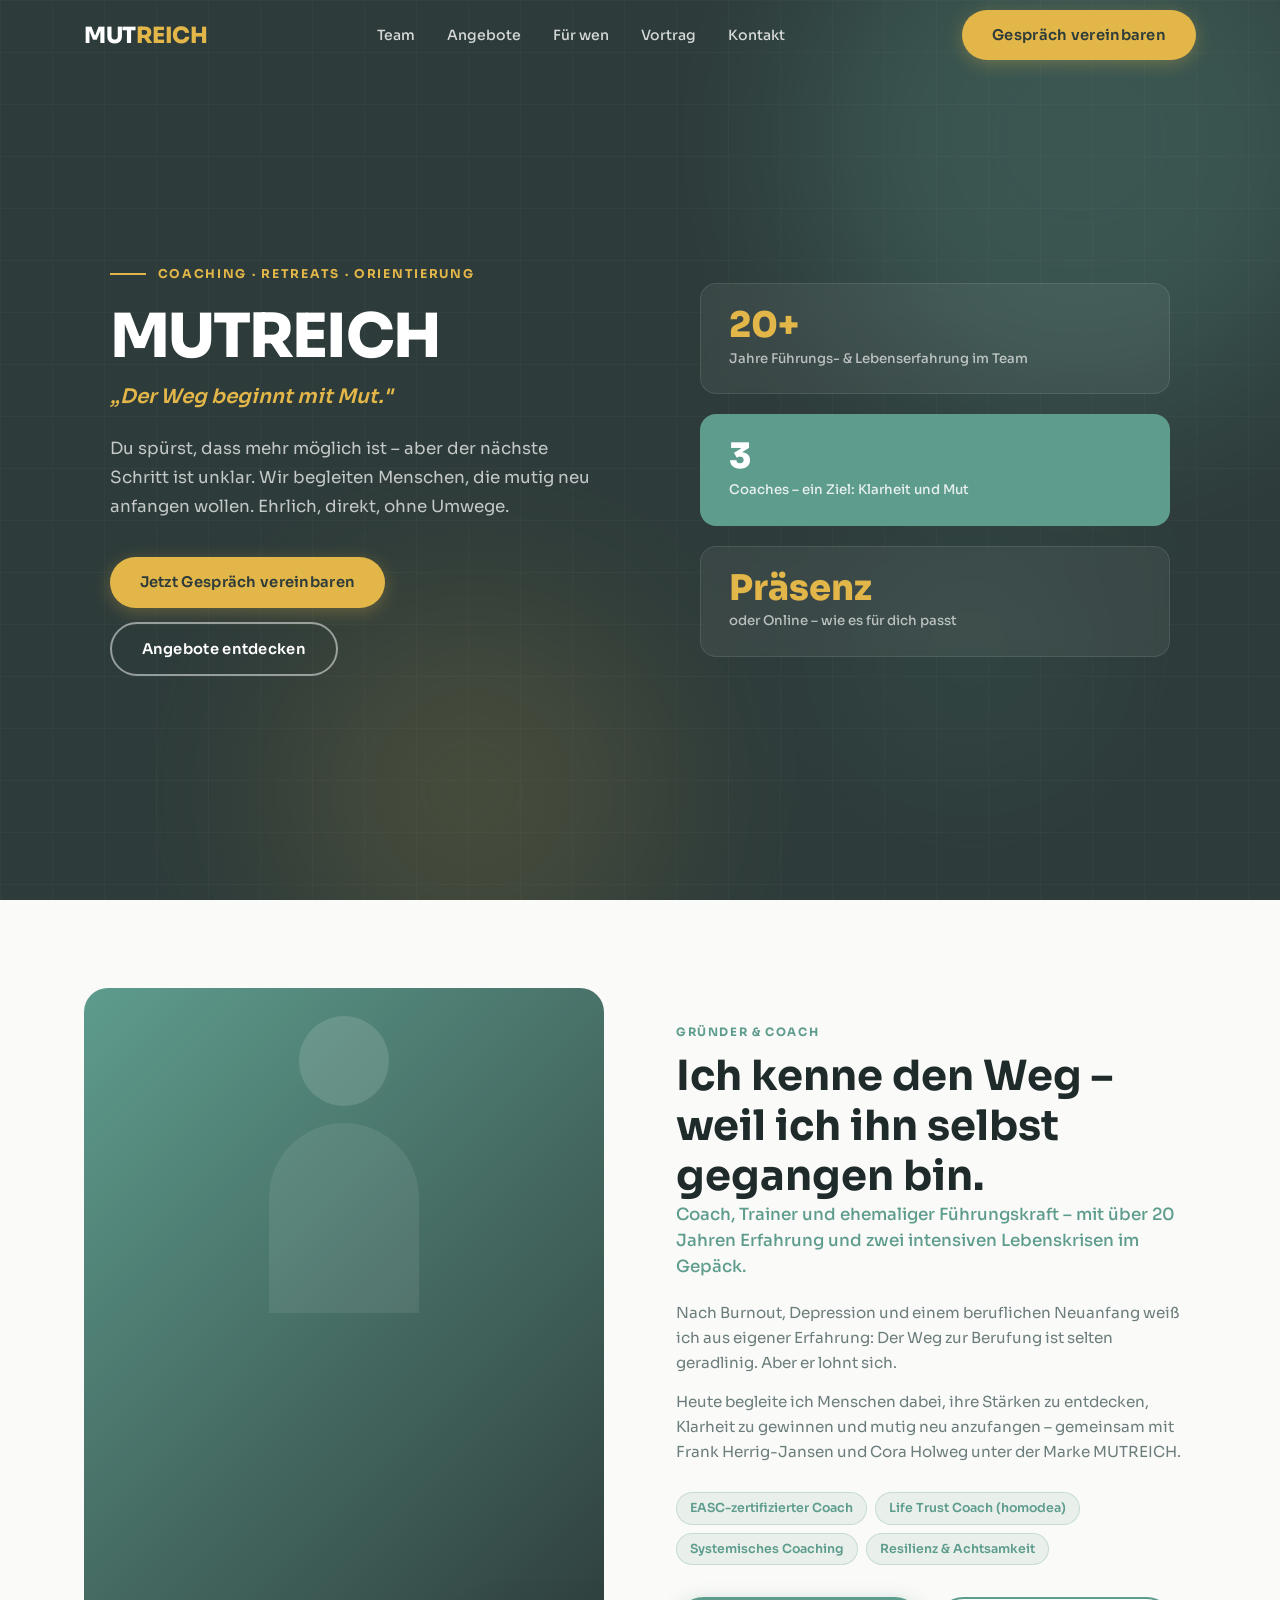
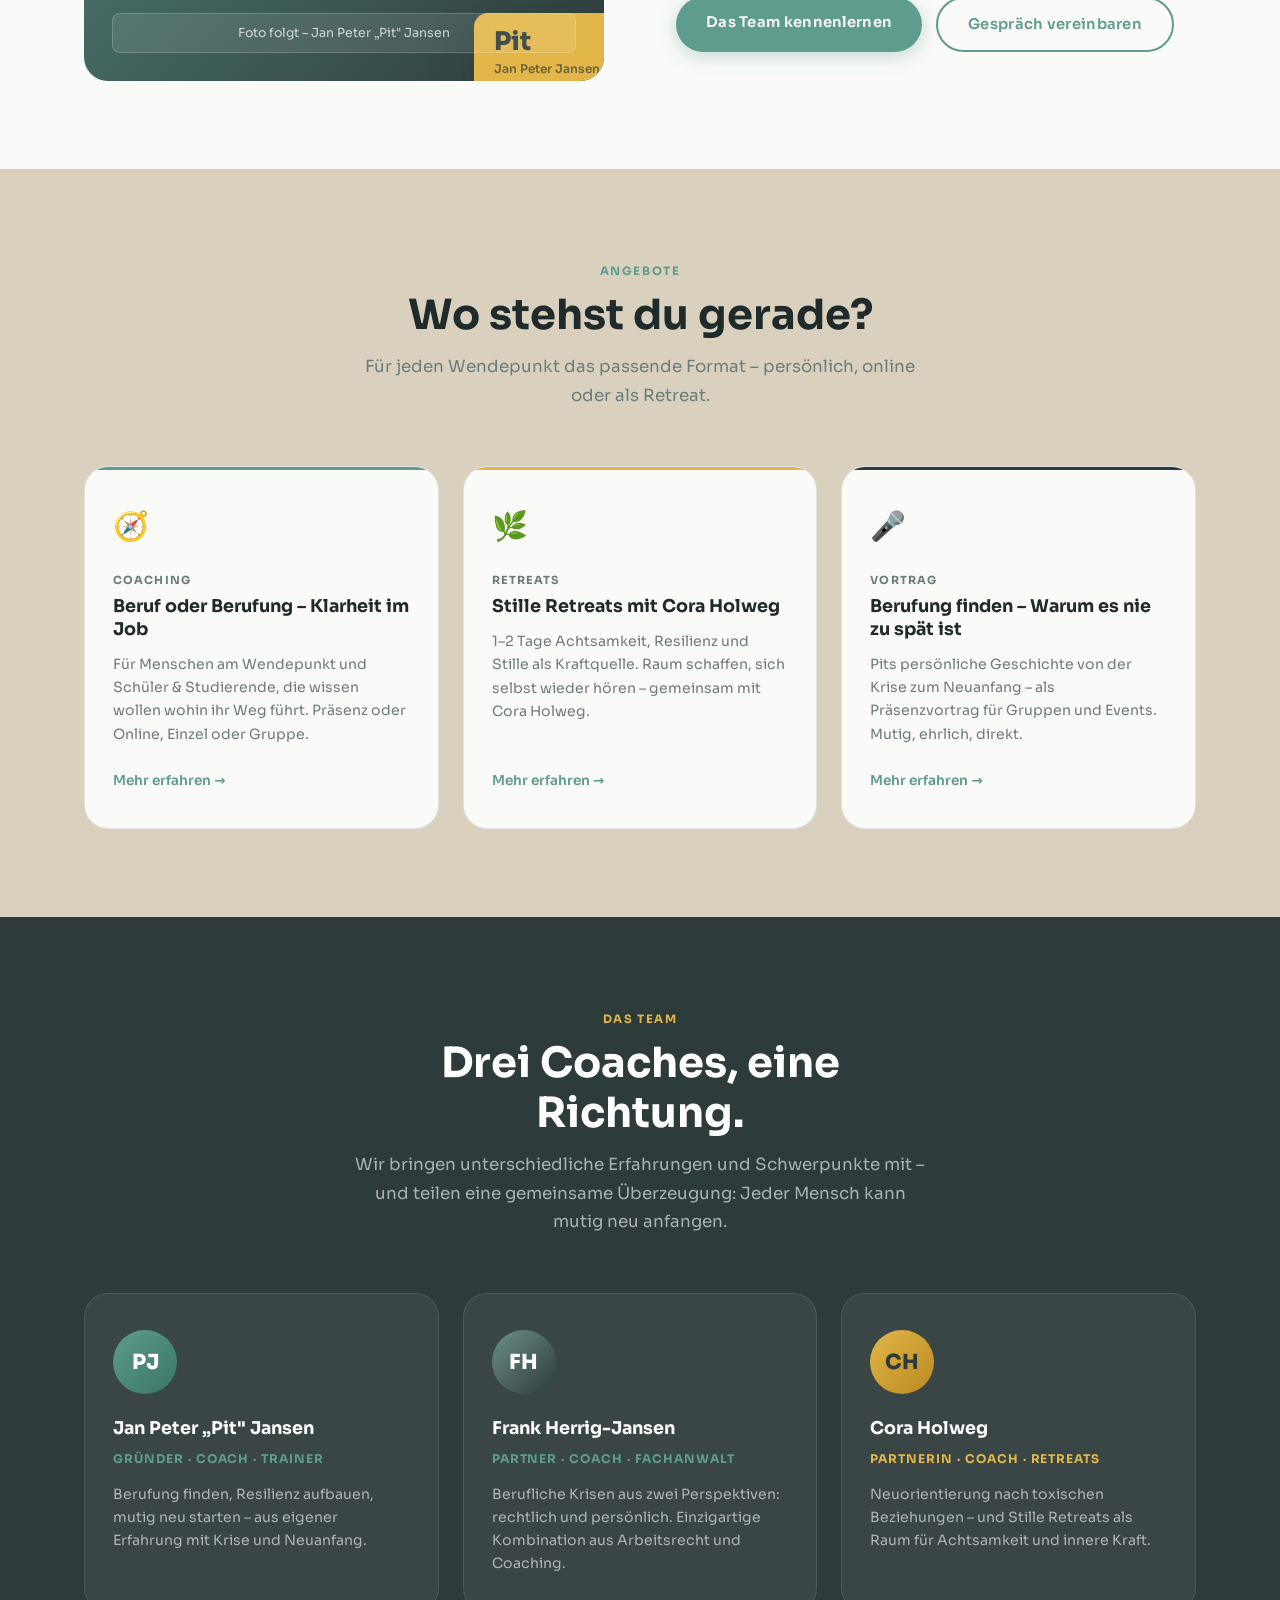
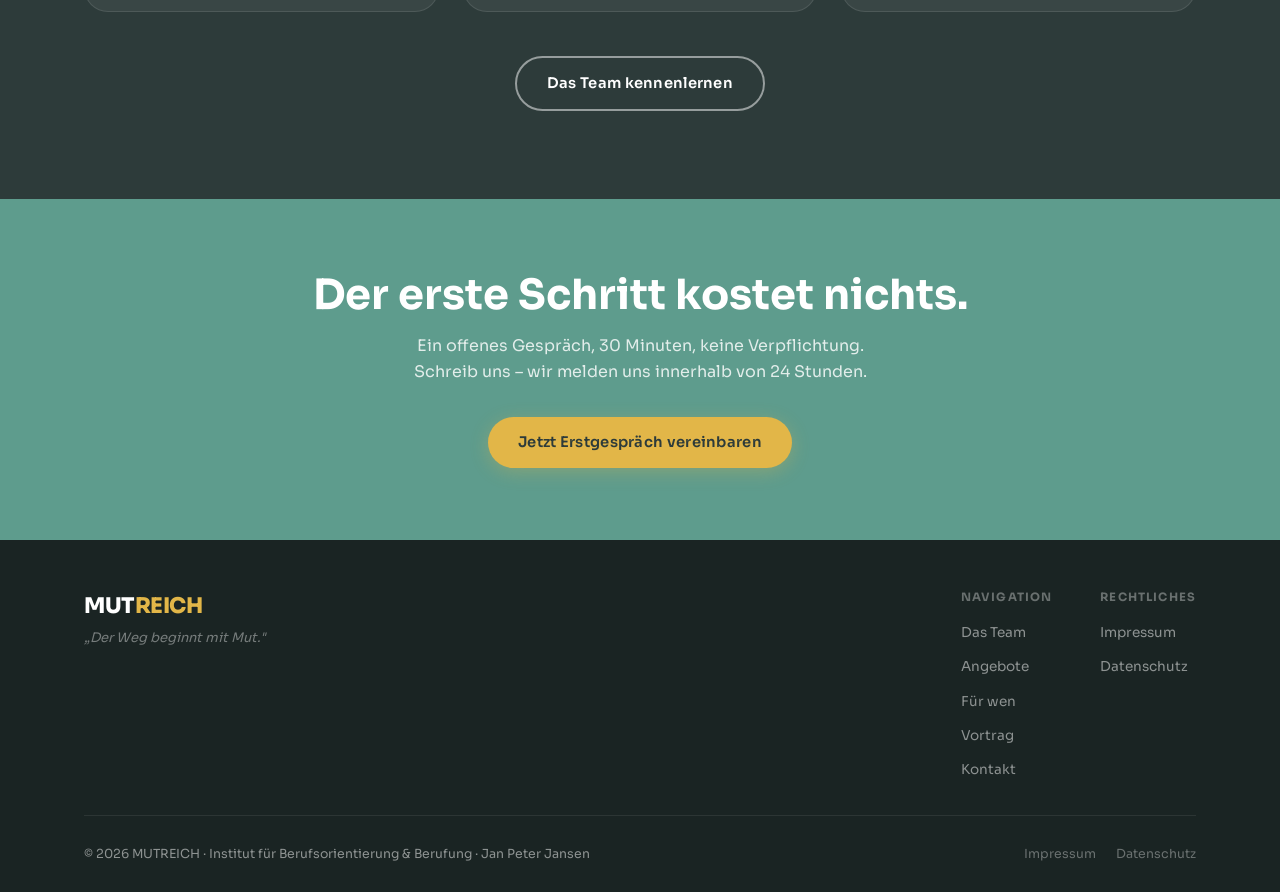
<file: index.html>
<!DOCTYPE html>
<html lang="de">
<head>
  <meta charset="UTF-8" />
  <meta name="viewport" content="width=device-width, initial-scale=1.0" />
  <title>MUTREICH – Der Weg beginnt mit Mut.</title>
  <meta name="description" content="MUTREICH begleitet Menschen, die spüren dass mehr möglich ist. Coaching, Retreats und echte Begleitung mit Jan Peter Jansen." />
  <link rel="preconnect" href="https://fonts.googleapis.com" />
  <link rel="preconnect" href="https://fonts.gstatic.com" crossorigin />
  <link href="https://fonts.googleapis.com/css2?family=Sora:wght@300;400;500;600;700;800&display=swap" rel="stylesheet" />
  <link rel="stylesheet" href="style.css" />
  <style>
    /* ── Hero ──────────────────────────────────────────── */
    .hero {
      min-height: 100vh;
      background: var(--dark);
      display: flex;
      align-items: center;
      position: relative;
      overflow: hidden;
    }
    .hero__bg { position: absolute; inset: 0; pointer-events: none; }
    .hero__shape {
      position: absolute;
      border-radius: 50%;
      filter: blur(90px);
    }
    .hero__shape--1 { width: 560px; height: 560px; background: var(--teal); top: -140px; right: -80px; opacity: .28; }
    .hero__shape--2 { width: 380px; height: 380px; background: var(--yellow); bottom: -80px; left: 22%; opacity: .14; }
    .hero__shape--3 { width: 260px; height: 260px; background: var(--teal); bottom: 120px; right: 180px; opacity: .12; }
    .hero::after {
      content: '';
      position: absolute; inset: 0;
      background-image: linear-gradient(rgba(255,255,255,.025) 1px,transparent 1px), linear-gradient(90deg,rgba(255,255,255,.025) 1px,transparent 1px);
      background-size: 52px 52px;
      pointer-events: none;
    }
    .hero__content {
      position: relative; z-index: 2;
      max-width: 1160px; margin: 0 auto;
      padding: 120px 24px 80px;
      display: grid;
      grid-template-columns: 1.1fr 1fr;
      gap: 72px;
      align-items: center;
    }
    .hero__eyebrow { display: flex; align-items: center; gap: 12px; margin-bottom: 20px; }
    .hero__eyebrow-line { width: 36px; height: 2px; background: var(--yellow); }
    .hero__eyebrow-text { font-size: .76rem; font-weight: 700; letter-spacing: .14em; text-transform: uppercase; color: var(--yellow); }
    .hero__title { font-size: clamp(2.4rem, 5vw, 3.8rem); font-weight: 800; color: #fff; letter-spacing: -.03em; line-height: 1.08; margin-bottom: 10px; }
    .hero__claim { font-size: clamp(1rem, 2vw, 1.25rem); color: var(--yellow); font-weight: 600; font-style: italic; margin-bottom: 22px; }
    .hero__lead { font-size: clamp(.95rem, 1.4vw, 1.05rem); color: rgba(255,255,255,.72); max-width: 480px; margin-bottom: 36px; line-height: 1.72; }
    .hero__actions { display: flex; gap: 14px; flex-wrap: wrap; }
    .hero__right { display: flex; flex-direction: column; gap: 20px; }
    .hero__card {
      background: rgba(255,255,255,.06);
      border: 1px solid rgba(255,255,255,.1);
      border-radius: var(--radius);
      padding: 24px 28px;
      backdrop-filter: blur(8px);
    }
    .hero__card--accent { background: var(--teal); border-color: transparent; }
    .hero__card-num { font-size: 2.2rem; font-weight: 800; color: var(--yellow); line-height: 1; margin-bottom: 4px; }
    .hero__card--accent .hero__card-num { color: #fff; }
    .hero__card-label { font-size: .83rem; color: rgba(255,255,255,.65); font-weight: 500; }
    .hero__card--accent .hero__card-label { color: rgba(255,255,255,.85); }

    /* ── Intro ─────────────────────────────────────────── */
    .intro__inner {
      display: grid;
      grid-template-columns: 1fr 1fr;
      gap: 72px;
      align-items: center;
    }
    .intro__photo {
      aspect-ratio: 3/4;
      border-radius: 24px;
      background: linear-gradient(135deg, var(--teal) 0%, var(--dark) 100%);
      display: flex; align-items: flex-end; padding: 28px;
      position: relative; overflow: hidden;
    }
    .intro__photo::before {
      content: '';
      position: absolute; top: 28px; left: 50%; transform: translateX(-50%);
      width: 90px; height: 90px; border-radius: 50%; background: rgba(255,255,255,.13);
    }
    .intro__photo::after {
      content: '';
      position: absolute; top: 135px; left: 50%; transform: translateX(-50%);
      width: 150px; height: 190px; border-radius: 75px 75px 0 0; background: rgba(255,255,255,.08);
    }
    .intro__photo-note {
      position: relative; z-index: 1;
      background: rgba(255,255,255,.1); border: 1px solid rgba(255,255,255,.18);
      border-radius: 8px; padding: 9px 14px;
      font-size: .78rem; color: rgba(255,255,255,.75); text-align: center; width: 100%;
    }
    .intro__accent {
      position: absolute; bottom: -16px; right: -16px;
      background: var(--yellow); border-radius: 14px; padding: 16px 20px;
      box-shadow: var(--shadow-lg);
    }
    .intro__accent strong { display: block; font-size: 1.6rem; font-weight: 800; color: var(--dark); line-height: 1; }
    .intro__accent span { font-size: .75rem; color: rgba(45,59,58,.65); font-weight: 600; }
    .intro__text h2 { margin-bottom: 14px; }
    .intro__quote {
      font-size: 1.05rem; font-weight: 500; color: var(--teal);
      margin-bottom: 20px; line-height: 1.55;
    }
    .intro__body p { color: var(--muted); margin-bottom: 14px; font-size: .95rem; }
    .intro__chips { display: flex; flex-wrap: wrap; gap: 8px; margin-top: 28px; }

    /* ── Teaser-Angebote ───────────────────────────────── */
    .offers__header { text-align: center; max-width: 580px; margin: 0 auto 56px; }
    .offers__header h2 { margin-bottom: 12px; }
    .offers__grid { display: grid; grid-template-columns: repeat(3,1fr); gap: 24px; }
    .offer-card {
      background: var(--white); border: 1px solid var(--border);
      border-radius: 24px; padding: 36px 28px;
      display: flex; flex-direction: column;
      transition: transform var(--transition), box-shadow var(--transition);
      position: relative; overflow: hidden;
    }
    .offer-card:hover { transform: translateY(-5px); box-shadow: var(--shadow-lg); }
    .offer-card::before {
      content: ''; position: absolute; top: 0; left: 0; right: 0;
      height: 3px; border-radius: 24px 24px 0 0;
    }
    .offer-card:nth-child(1)::before { background: var(--teal); }
    .offer-card:nth-child(2)::before { background: var(--yellow); }
    .offer-card:nth-child(3)::before { background: var(--dark); }
    .offer-card__icon { font-size: 1.8rem; margin-bottom: 20px; }
    .offer-card__tag { font-size: .7rem; font-weight: 700; letter-spacing: .1em; text-transform: uppercase; color: var(--muted); margin-bottom: 6px; }
    .offer-card__title { font-size: 1.1rem; font-weight: 700; margin-bottom: 12px; line-height: 1.3; }
    .offer-card__desc { font-size: .88rem; color: var(--muted); line-height: 1.65; flex: 1; margin-bottom: 24px; }
    .offer-card__link {
      font-size: .85rem; font-weight: 600; color: var(--teal);
      display: inline-flex; align-items: center; gap: 6px;
      transition: gap var(--transition);
    }
    .offer-card__link:hover { gap: 10px; }

    /* ── Team-Teaser ───────────────────────────────────── */
    .team-teaser__header { text-align: center; max-width: 580px; margin: 0 auto 56px; }
    .team-teaser__grid { display: grid; grid-template-columns: repeat(3,1fr); gap: 24px; }
    .team-card {
      background: rgba(255,255,255,.06); border: 1px solid rgba(255,255,255,.1);
      border-radius: 24px; padding: 36px 28px;
      transition: background var(--transition);
    }
    .team-card:hover { background: rgba(255,255,255,.09); }
    .team-card__avatar {
      width: 64px; height: 64px; border-radius: 50%;
      display: flex; align-items: center; justify-content: center;
      font-size: 1.3rem; font-weight: 800; color: #fff;
      margin-bottom: 20px;
    }
    .team-card:nth-child(1) .team-card__avatar { background: linear-gradient(135deg,var(--teal),#3a7566); }
    .team-card:nth-child(2) .team-card__avatar { background: linear-gradient(135deg,#6b8f8a,var(--dark)); }
    .team-card:nth-child(3) .team-card__avatar { background: linear-gradient(135deg,var(--yellow),#b88a20); color: var(--dark); }
    .team-card__name { font-size: 1.1rem; font-weight: 700; color: #fff; margin-bottom: 6px; }
    .team-card__role { font-size: .75rem; font-weight: 700; letter-spacing: .08em; text-transform: uppercase; color: var(--teal); margin-bottom: 14px; }
    .team-card:nth-child(3) .team-card__role { color: var(--yellow); }
    .team-card__text { font-size: .88rem; color: rgba(255,255,255,.6); line-height: 1.65; }

    /* ── CTA-Banner ────────────────────────────────────── */
    .cta-banner {
      background: var(--teal);
      padding: 72px 0;
      text-align: center;
    }
    .cta-banner h2 { color: #fff; margin-bottom: 12px; }
    .cta-banner p { color: rgba(255,255,255,.82); max-width: 500px; margin: 0 auto 32px; font-size: 1rem; }

    /* ── Responsive ────────────────────────────────────── */
    @media (max-width: 900px) {
      .hero__content { grid-template-columns: 1fr; gap: 48px; text-align: center; }
      .hero__eyebrow { justify-content: center; }
      .hero__lead { margin-left: auto; margin-right: auto; }
      .hero__actions { justify-content: center; }
      .hero__right { flex-direction: row; flex-wrap: wrap; }
      .hero__card { flex: 1; min-width: 140px; }
      .intro__inner { grid-template-columns: 1fr; gap: 48px; }
      .intro__photo { max-width: 340px; margin: 0 auto; }
      .offers__grid, .team-teaser__grid { grid-template-columns: 1fr; }
    }
  </style>
</head>
<body>

  <!-- NAV -->
  <nav class="nav" id="nav">
    <div class="nav__inner">
      <a href="index.html" class="nav__logo">MUT<span>REICH</span></a>
      <ul class="nav__links">
        <li><a href="team.html">Team</a></li>
        <li><a href="angebote.html">Angebote</a></li>
        <li><a href="fuer-wen.html">Für wen</a></li>
        <li><a href="vortrag.html">Vortrag</a></li>
        <li><a href="kontakt.html">Kontakt</a></li>
      </ul>
      <a href="kontakt.html" class="btn btn--yellow nav__cta">Gespräch vereinbaren</a>
      <button class="nav__burger" id="burger" aria-label="Menü öffnen">
        <span></span><span></span><span></span>
      </button>
    </div>
    <div class="nav__mobile" id="mobileMenu">
      <a href="team.html">Team</a>
      <a href="angebote.html">Angebote</a>
      <a href="fuer-wen.html">Für wen</a>
      <a href="vortrag.html">Vortrag</a>
      <a href="kontakt.html">Kontakt</a>
      <a href="kontakt.html" class="btn btn--yellow" style="align-self:flex-start;margin-top:4px">Gespräch vereinbaren</a>
    </div>
  </nav>

  <!-- HERO -->
  <section class="hero" id="start">
    <div class="hero__bg">
      <div class="hero__shape hero__shape--1"></div>
      <div class="hero__shape hero__shape--2"></div>
      <div class="hero__shape hero__shape--3"></div>
    </div>
    <div class="hero__content">
      <div>
        <div class="hero__eyebrow">
          <div class="hero__eyebrow-line"></div>
          <span class="hero__eyebrow-text">Coaching · Retreats · Orientierung</span>
        </div>
        <h1 class="hero__title">MUTREICH</h1>
        <p class="hero__claim">„Der Weg beginnt mit Mut."</p>
        <p class="hero__lead">
          Du spürst, dass mehr möglich ist – aber der nächste Schritt ist unklar. Wir begleiten Menschen, die mutig neu anfangen wollen. Ehrlich, direkt, ohne Umwege.
        </p>
        <div class="hero__actions">
          <a href="kontakt.html" class="btn btn--yellow">Jetzt Gespräch vereinbaren</a>
          <a href="angebote.html" class="btn btn--outline-light">Angebote entdecken</a>
        </div>
      </div>
      <div class="hero__right">
        <div class="hero__card">
          <div class="hero__card-num">20+</div>
          <div class="hero__card-label">Jahre Führungs- &amp; Lebenserfahrung im Team</div>
        </div>
        <div class="hero__card hero__card--accent">
          <div class="hero__card-num">3</div>
          <div class="hero__card-label">Coaches – ein Ziel: Klarheit und Mut</div>
        </div>
        <div class="hero__card">
          <div class="hero__card-num">Präsenz</div>
          <div class="hero__card-label">oder Online – wie es für dich passt</div>
        </div>
      </div>
    </div>
  </section>

  <!-- ÜBER PIT -->
  <section class="section" id="ueber">
    <div class="container">
      <div class="intro__inner">
        <div class="intro__photo reveal">
          <div class="intro__photo-note">Foto folgt – Jan Peter „Pit" Jansen</div>
          <div class="intro__accent">
            <strong>Pit</strong>
            <span>Jan Peter Jansen</span>
          </div>
        </div>
        <div class="reveal reveal-delay-1">
          <span class="label">Gründer & Coach</span>
          <h2>Ich kenne den Weg – weil ich ihn selbst gegangen bin.</h2>
          <p class="intro__quote">
            Coach, Trainer und ehemaliger Führungskraft – mit über 20 Jahren Erfahrung und zwei intensiven Lebenskrisen im Gepäck.
          </p>
          <div class="intro__body">
            <p>
              Nach Burnout, Depression und einem beruflichen Neuanfang weiß ich aus eigener Erfahrung: Der Weg zur Berufung ist selten geradlinig. Aber er lohnt sich.
            </p>
            <p>
              Heute begleite ich Menschen dabei, ihre Stärken zu entdecken, Klarheit zu gewinnen und mutig neu anzufangen – gemeinsam mit Frank Herrig-Jansen und Cora Holweg unter der Marke MUTREICH.
            </p>
          </div>
          <div class="intro__chips">
            <span class="chip">EASC-zertifizierter Coach</span>
            <span class="chip">Life Trust Coach (homodea)</span>
            <span class="chip">Systemisches Coaching</span>
            <span class="chip">Resilienz & Achtsamkeit</span>
          </div>
          <div style="margin-top:32px;display:flex;gap:14px;flex-wrap:wrap">
            <a href="team.html" class="btn btn--primary">Das Team kennenlernen</a>
            <a href="kontakt.html" class="btn btn--outline">Gespräch vereinbaren</a>
          </div>
        </div>
      </div>
    </div>
  </section>

  <!-- ANGEBOTE TEASER -->
  <section class="section section--alt" id="angebote">
    <div class="container">
      <div class="offers__header reveal">
        <span class="label">Angebote</span>
        <h2>Wo stehst du gerade?</h2>
        <p class="lead" style="margin:12px auto 0">Für jeden Wendepunkt das passende Format – persönlich, online oder als Retreat.</p>
      </div>
      <div class="offers__grid">
        <div class="offer-card reveal">
          <div class="offer-card__icon">🧭</div>
          <div class="offer-card__tag">Coaching</div>
          <h3 class="offer-card__title">Beruf oder Berufung – Klarheit im Job</h3>
          <p class="offer-card__desc">Für Menschen am Wendepunkt und Schüler &amp; Studierende, die wissen wollen wohin ihr Weg führt. Präsenz oder Online, Einzel oder Gruppe.</p>
          <a href="angebote.html" class="offer-card__link">Mehr erfahren →</a>
        </div>
        <div class="offer-card reveal reveal-delay-1">
          <div class="offer-card__icon">🌿</div>
          <div class="offer-card__tag">Retreats</div>
          <h3 class="offer-card__title">Stille Retreats mit Cora Holweg</h3>
          <p class="offer-card__desc">1–2 Tage Achtsamkeit, Resilienz und Stille als Kraftquelle. Raum schaffen, sich selbst wieder hören – gemeinsam mit Cora Holweg.</p>
          <a href="angebote.html#retreats" class="offer-card__link">Mehr erfahren →</a>
        </div>
        <div class="offer-card reveal reveal-delay-2">
          <div class="offer-card__icon">🎤</div>
          <div class="offer-card__tag">Vortrag</div>
          <h3 class="offer-card__title">Berufung finden – Warum es nie zu spät ist</h3>
          <p class="offer-card__desc">Pits persönliche Geschichte von der Krise zum Neuanfang – als Präsenzvortrag für Gruppen und Events. Mutig, ehrlich, direkt.</p>
          <a href="vortrag.html" class="offer-card__link">Mehr erfahren →</a>
        </div>
      </div>
    </div>
  </section>

  <!-- TEAM TEASER -->
  <section class="section section--dark" id="team">
    <div class="container">
      <div class="team-teaser__header reveal">
        <span class="label">Das Team</span>
        <h2 style="color:#fff">Drei Coaches, eine Richtung.</h2>
        <p class="lead" style="color:rgba(255,255,255,.6);margin:12px auto 0">Wir bringen unterschiedliche Erfahrungen und Schwerpunkte mit – und teilen eine gemeinsame Überzeugung: Jeder Mensch kann mutig neu anfangen.</p>
      </div>
      <div class="team-teaser__grid">
        <div class="team-card reveal">
          <div class="team-card__avatar">PJ</div>
          <div class="team-card__name">Jan Peter „Pit" Jansen</div>
          <div class="team-card__role">Gründer · Coach · Trainer</div>
          <p class="team-card__text">Berufung finden, Resilienz aufbauen, mutig neu starten – aus eigener Erfahrung mit Krise und Neuanfang.</p>
        </div>
        <div class="team-card reveal reveal-delay-1">
          <div class="team-card__avatar">FH</div>
          <div class="team-card__name">Frank Herrig-Jansen</div>
          <div class="team-card__role">Partner · Coach · Fachanwalt</div>
          <p class="team-card__text">Berufliche Krisen aus zwei Perspektiven: rechtlich und persönlich. Einzigartige Kombination aus Arbeitsrecht und Coaching.</p>
        </div>
        <div class="team-card reveal reveal-delay-2">
          <div class="team-card__avatar">CH</div>
          <div class="team-card__name">Cora Holweg</div>
          <div class="team-card__role">Partnerin · Coach · Retreats</div>
          <p class="team-card__text">Neuorientierung nach toxischen Beziehungen – und Stille Retreats als Raum für Achtsamkeit und innere Kraft.</p>
        </div>
      </div>
      <div style="text-align:center;margin-top:44px">
        <a href="team.html" class="btn btn--outline-light">Das Team kennenlernen</a>
      </div>
    </div>
  </section>

  <!-- CTA BANNER -->
  <section class="cta-banner">
    <div class="container reveal">
      <h2>Der erste Schritt kostet nichts.</h2>
      <p>Ein offenes Gespräch, 30 Minuten, keine Verpflichtung. Schreib uns – wir melden uns innerhalb von 24 Stunden.</p>
      <a href="kontakt.html" class="btn btn--yellow">Jetzt Erstgespräch vereinbaren</a>
    </div>
  </section>

  <!-- FOOTER -->
  <footer class="footer">
    <div class="footer__inner">
      <div class="footer__top">
        <div class="footer__brand">
          <div class="footer__logo">MUT<span>REICH</span></div>
          <div class="footer__claim">„Der Weg beginnt mit Mut."</div>
        </div>
        <nav class="footer__nav">
          <div class="footer__nav-group">
            <div class="footer__nav-title">Navigation</div>
            <ul class="footer__nav-links">
              <li><a href="team.html">Das Team</a></li>
              <li><a href="angebote.html">Angebote</a></li>
              <li><a href="fuer-wen.html">Für wen</a></li>
              <li><a href="vortrag.html">Vortrag</a></li>
              <li><a href="kontakt.html">Kontakt</a></li>
            </ul>
          </div>
          <div class="footer__nav-group">
            <div class="footer__nav-title">Rechtliches</div>
            <ul class="footer__nav-links">
              <li><a href="#">Impressum</a></li>
              <li><a href="#">Datenschutz</a></li>
            </ul>
          </div>
        </nav>
      </div>
      <div class="footer__bottom">
        <div class="footer__copy">&copy; 2026 MUTREICH · Institut für Berufsorientierung &amp; Berufung · Jan Peter Jansen</div>
        <div class="footer__legal">
          <a href="#">Impressum</a>
          <a href="#">Datenschutz</a>
        </div>
      </div>
    </div>
  </footer>

  <script src="nav-footer.js"></script>
</body>
</html>
</file>
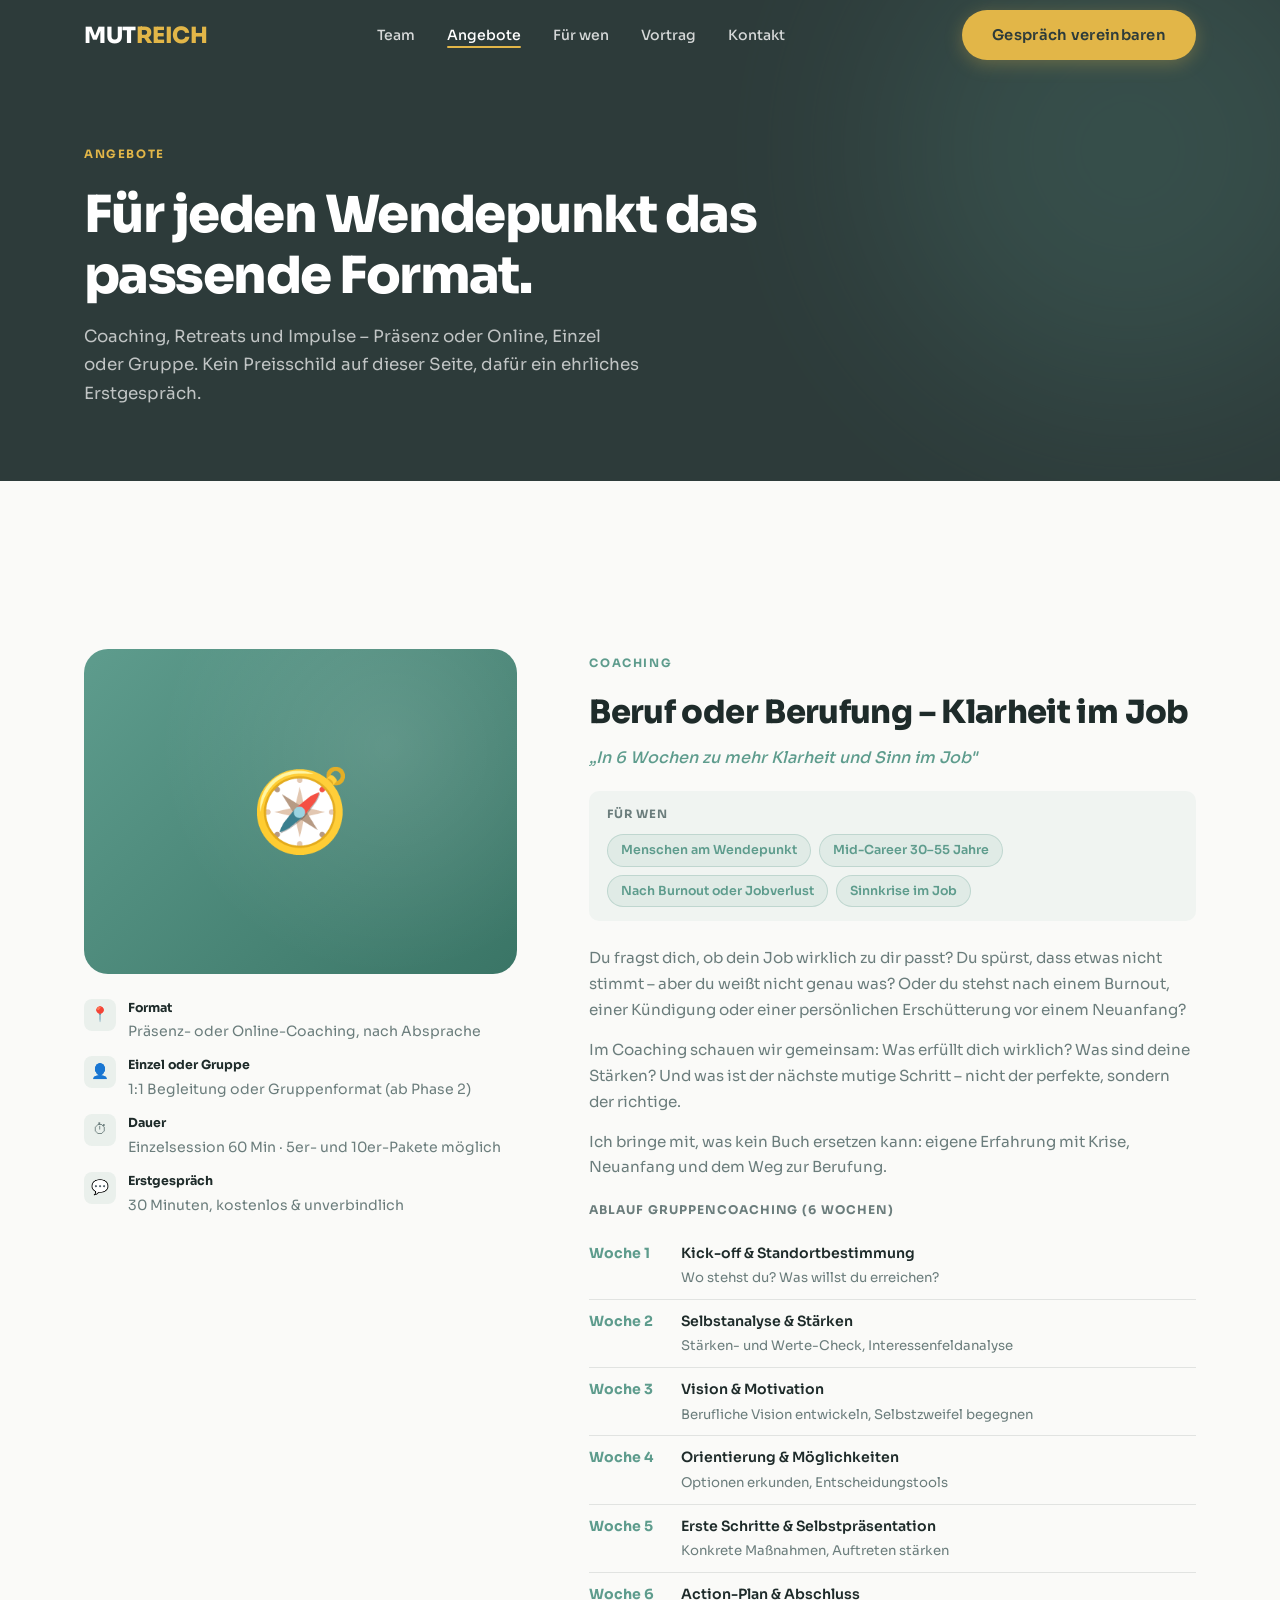
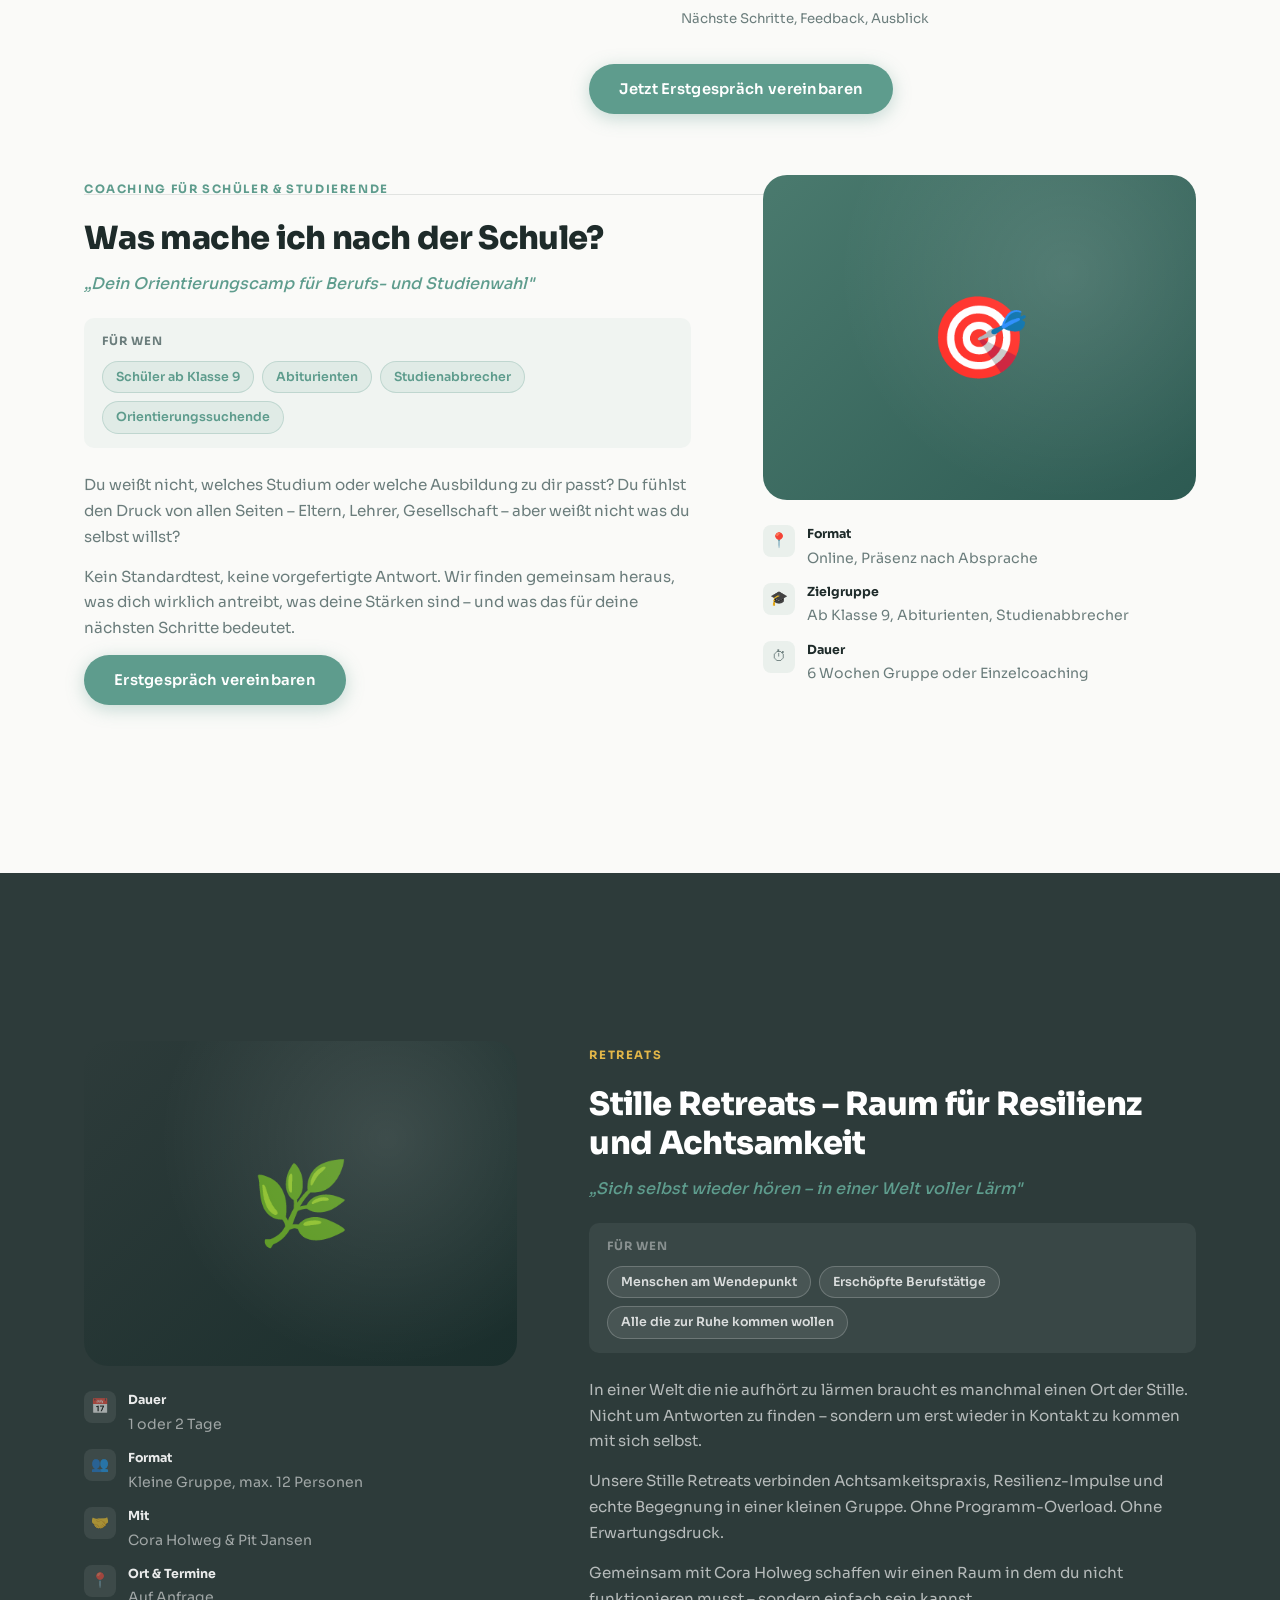
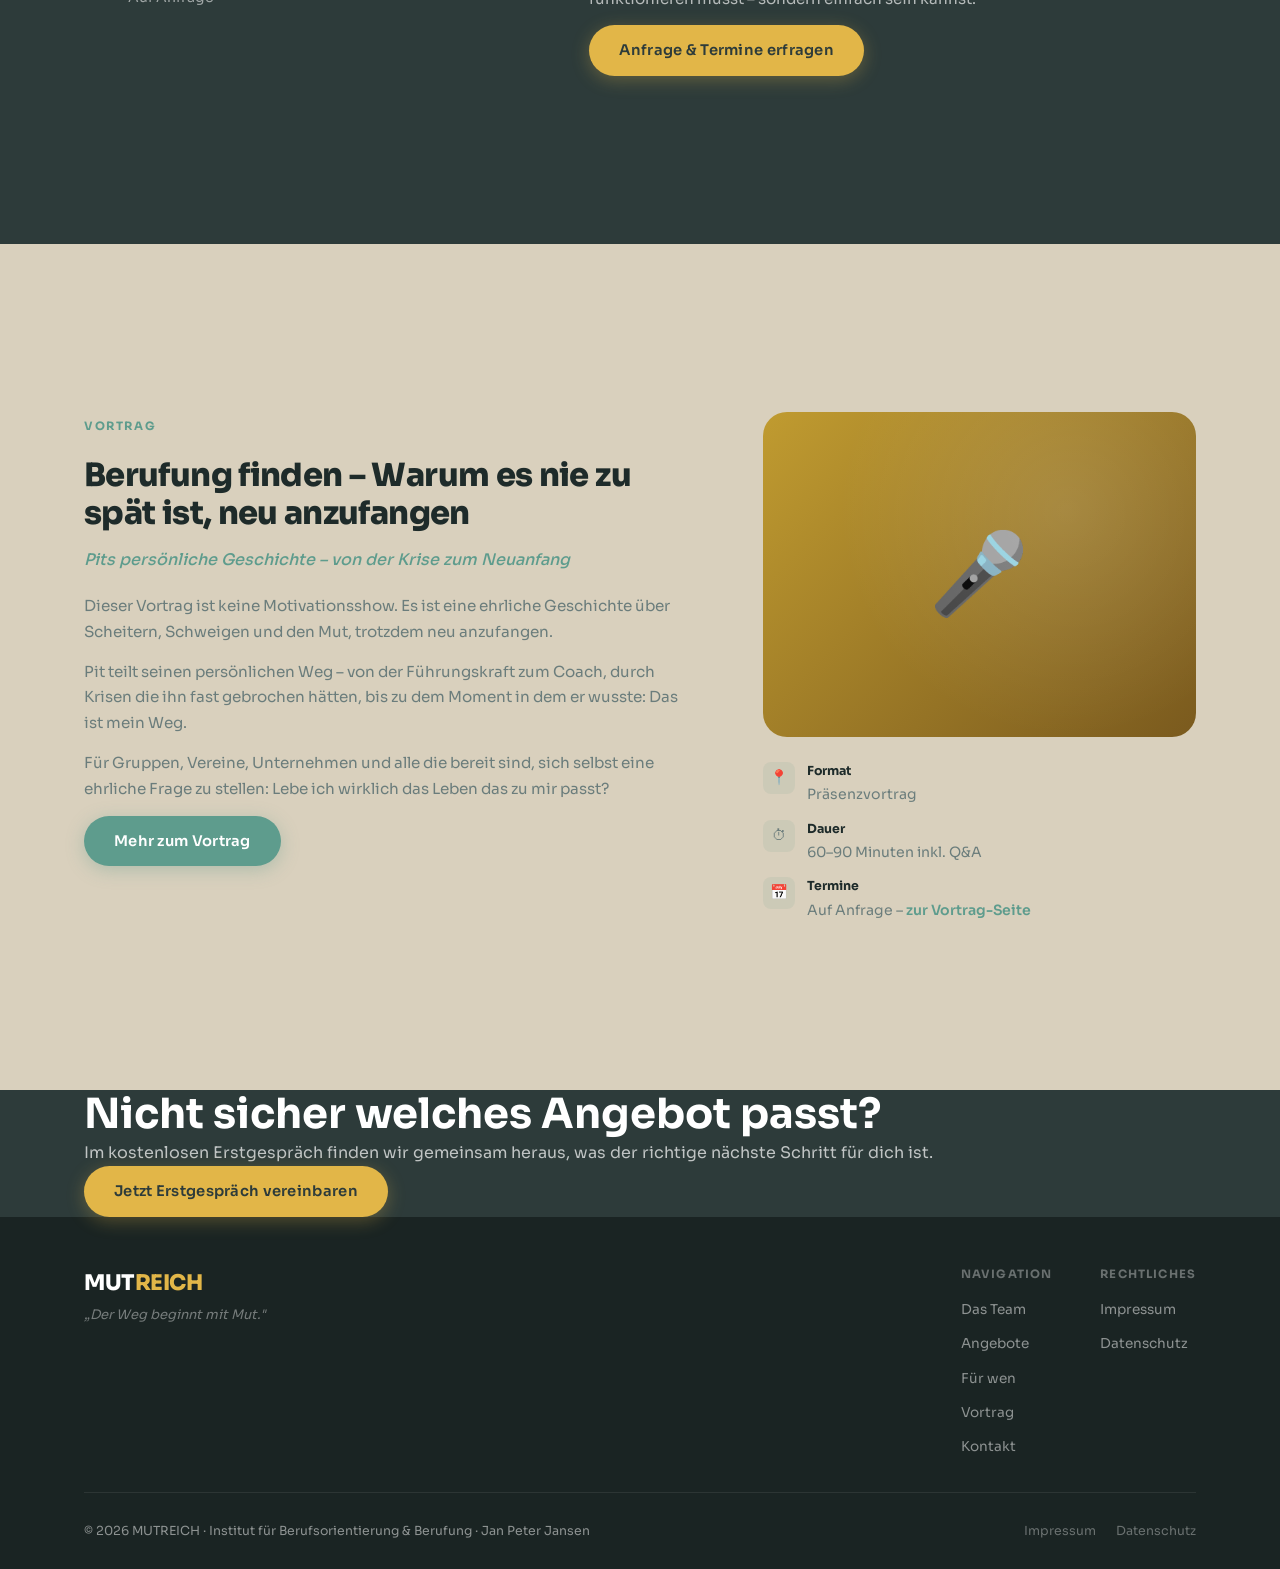
<file: angebote.html>
<!DOCTYPE html>
<html lang="de">
<head>
  <meta charset="UTF-8" />
  <meta name="viewport" content="width=device-width, initial-scale=1.0" />
  <title>Angebote – MUTREICH</title>
  <meta name="description" content="Coaching, Stille Retreats und Vorträge bei MUTREICH – Präsenz oder Online, Einzel oder Gruppe." />
  <link rel="preconnect" href="https://fonts.googleapis.com" />
  <link rel="preconnect" href="https://fonts.gstatic.com" crossorigin />
  <link href="https://fonts.googleapis.com/css2?family=Sora:wght@300;400;500;600;700;800&display=swap" rel="stylesheet" />
  <link rel="stylesheet" href="style.css" />
  <style>
    /* ── Angebot-Block ────────────────────────────────── */
    .offer-block {
      display: grid;
      grid-template-columns: 1fr 1.4fr;
      gap: 72px;
      align-items: start;
      padding: 80px 0;
      border-bottom: 1px solid var(--border);
    }
    .offer-block:last-of-type { border-bottom: none; }
    .offer-block--flip { grid-template-columns: 1.4fr 1fr; }
    .offer-block--flip .offer-block__visual { order: 2; }
    .offer-block--flip .offer-block__content { order: 1; }

    .offer-block__visual {}
    .offer-block__icon-box {
      width: 100%; aspect-ratio: 4/3;
      border-radius: 24px;
      display: flex; align-items: center; justify-content: center;
      font-size: 5rem;
      position: relative; overflow: hidden;
    }
    .offer-block__icon-box--coaching { background: linear-gradient(135deg, var(--teal) 0%, #3a7566 100%); }
    .offer-block__icon-box--retreat  { background: linear-gradient(135deg, var(--dark) 0%, #1a2e2c 100%); }
    .offer-block__icon-box--vortrag  { background: linear-gradient(135deg, #c09b30 0%, #7a5a1e 100%); }
    .offer-block__icon-box::before {
      content: ''; position: absolute; inset: 0;
      background: radial-gradient(circle at 70% 30%, rgba(255,255,255,.12), transparent 60%);
    }

    .offer-block__meta {
      margin-top: 24px;
      display: flex; flex-direction: column; gap: 12px;
    }
    .offer-block__meta-item {
      display: flex; align-items: flex-start; gap: 12px;
      font-size: .88rem; color: var(--muted);
    }
    .offer-block__meta-icon {
      width: 32px; height: 32px; border-radius: 8px;
      background: rgba(94,156,141,.1);
      display: flex; align-items: center; justify-content: center;
      font-size: .9rem; flex-shrink: 0; margin-top: 1px;
    }
    .offer-block__meta-item strong { display: block; font-size: .78rem; color: var(--text); margin-bottom: 2px; }

    .offer-block__content {}
    .offer-block__title { font-size: clamp(1.5rem, 3vw, 2rem); font-weight: 800; margin: 10px 0 14px; letter-spacing: -.02em; }
    .offer-block__subtitle { font-size: 1rem; font-weight: 500; color: var(--teal); font-style: italic; margin-bottom: 20px; }
    .offer-block--retreat .offer-block__subtitle { color: rgba(255,255,255,.7); }

    .offer-block__text p { color: var(--muted); font-size: .95rem; margin-bottom: 14px; line-height: 1.7; }

    /* Zielgruppen-Tags */
    .offer-block__for {
      margin-top: 8px; margin-bottom: 24px;
      background: rgba(94,156,141,.06);
      border-radius: var(--radius-sm);
      padding: 14px 18px;
    }
    .offer-block__for-title {
      font-size: .72rem; font-weight: 700; letter-spacing: .08em;
      text-transform: uppercase; color: var(--muted); margin-bottom: 10px;
    }
    .offer-block__for-tags { display: flex; flex-wrap: wrap; gap: 8px; }

    /* Wochen-Tabelle */
    .week-table { margin-top: 20px; margin-bottom: 24px; }
    .week-table__title {
      font-size: .75rem; font-weight: 700; letter-spacing: .08em;
      text-transform: uppercase; color: var(--muted); margin-bottom: 12px;
    }
    .week-row {
      display: grid; grid-template-columns: 80px 1fr;
      gap: 12px; align-items: start;
      padding: 10px 0;
      border-bottom: 1px solid var(--border);
      font-size: .88rem;
    }
    .week-row:last-child { border-bottom: none; }
    .week-row__num { font-weight: 700; color: var(--teal); }
    .week-row__label { font-weight: 600; color: var(--text); }
    .week-row__desc { color: var(--muted); font-size: .83rem; margin-top: 2px; }

    /* Retreat-Sektion ist dunkel */
    .section--retreat { background: var(--dark); }
    .section--retreat .offer-block { border-color: rgba(255,255,255,.1); }
    .section--retreat .offer-block__for { background: rgba(255,255,255,.06); }
    .section--retreat .offer-block__for-title { color: rgba(255,255,255,.4); }
    .section--retreat .offer-block__text p { color: rgba(255,255,255,.65); }
    .section--retreat .offer-block__meta-item { color: rgba(255,255,255,.55); }
    .section--retreat .offer-block__meta-item strong { color: rgba(255,255,255,.9); }
    .section--retreat .offer-block__meta-icon { background: rgba(255,255,255,.08); }
    .section--retreat .offer-block__title { color: #fff; }

    /* ── Responsive ────────────────────────────────────── */
    @media (max-width: 900px) {
      .offer-block, .offer-block--flip {
        grid-template-columns: 1fr; gap: 40px; padding: 56px 0;
      }
      .offer-block--flip .offer-block__visual,
      .offer-block--flip .offer-block__content { order: unset; }
    }
  </style>
</head>
<body>

  <!-- NAV -->
  <nav class="nav scrolled" id="nav">
    <div class="nav__inner">
      <a href="index.html" class="nav__logo">MUT<span>REICH</span></a>
      <ul class="nav__links">
        <li><a href="team.html">Team</a></li>
        <li><a href="angebote.html">Angebote</a></li>
        <li><a href="fuer-wen.html">Für wen</a></li>
        <li><a href="vortrag.html">Vortrag</a></li>
        <li><a href="kontakt.html">Kontakt</a></li>
      </ul>
      <a href="kontakt.html" class="btn btn--yellow nav__cta">Gespräch vereinbaren</a>
      <button class="nav__burger" id="burger" aria-label="Menü öffnen">
        <span></span><span></span><span></span>
      </button>
    </div>
    <div class="nav__mobile" id="mobileMenu">
      <a href="team.html">Team</a>
      <a href="angebote.html">Angebote</a>
      <a href="fuer-wen.html">Für wen</a>
      <a href="vortrag.html">Vortrag</a>
      <a href="kontakt.html">Kontakt</a>
      <a href="kontakt.html" class="btn btn--yellow" style="align-self:flex-start;margin-top:4px">Gespräch vereinbaren</a>
    </div>
  </nav>

  <!-- PAGE HERO -->
  <section class="page-hero">
    <div class="container">
      <span class="label page-hero__label">Angebote</span>
      <h1 class="page-hero__title">Für jeden Wendepunkt das passende Format.</h1>
      <p class="page-hero__lead">Coaching, Retreats und Impulse – Präsenz oder Online, Einzel oder Gruppe. Kein Preisschild auf dieser Seite, dafür ein ehrliches Erstgespräch.</p>
    </div>
  </section>

  <!-- COACHING -->
  <section class="section" id="coaching">
    <div class="container">
      <div class="offer-block reveal">
        <div class="offer-block__visual">
          <div class="offer-block__icon-box offer-block__icon-box--coaching">🧭</div>
          <div class="offer-block__meta">
            <div class="offer-block__meta-item">
              <div class="offer-block__meta-icon">📍</div>
              <div><strong>Format</strong>Präsenz- oder Online-Coaching, nach Absprache</div>
            </div>
            <div class="offer-block__meta-item">
              <div class="offer-block__meta-icon">👤</div>
              <div><strong>Einzel oder Gruppe</strong>1:1 Begleitung oder Gruppenformat (ab Phase 2)</div>
            </div>
            <div class="offer-block__meta-item">
              <div class="offer-block__meta-icon">⏱</div>
              <div><strong>Dauer</strong>Einzelsession 60 Min · 5er- und 10er-Pakete möglich</div>
            </div>
            <div class="offer-block__meta-item">
              <div class="offer-block__meta-icon">💬</div>
              <div><strong>Erstgespräch</strong>30 Minuten, kostenlos & unverbindlich</div>
            </div>
          </div>
        </div>
        <div class="offer-block__content">
          <span class="label">Coaching</span>
          <h2 class="offer-block__title">Beruf oder Berufung – Klarheit im Job</h2>
          <p class="offer-block__subtitle">„In 6 Wochen zu mehr Klarheit und Sinn im Job"</p>

          <div class="offer-block__for">
            <div class="offer-block__for-title">Für wen</div>
            <div class="offer-block__for-tags">
              <span class="chip">Menschen am Wendepunkt</span>
              <span class="chip">Mid-Career 30–55 Jahre</span>
              <span class="chip">Nach Burnout oder Jobverlust</span>
              <span class="chip">Sinnkrise im Job</span>
            </div>
          </div>

          <div class="offer-block__text">
            <p>Du fragst dich, ob dein Job wirklich zu dir passt? Du spürst, dass etwas nicht stimmt – aber du weißt nicht genau was? Oder du stehst nach einem Burnout, einer Kündigung oder einer persönlichen Erschütterung vor einem Neuanfang?</p>
            <p>Im Coaching schauen wir gemeinsam: Was erfüllt dich wirklich? Was sind deine Stärken? Und was ist der nächste mutige Schritt – nicht der perfekte, sondern der richtige.</p>
            <p>Ich bringe mit, was kein Buch ersetzen kann: eigene Erfahrung mit Krise, Neuanfang und dem Weg zur Berufung.</p>
          </div>

          <div class="week-table">
            <div class="week-table__title">Ablauf Gruppencoaching (6 Wochen)</div>
            <div class="week-row">
              <div class="week-row__num">Woche 1</div>
              <div><div class="week-row__label">Kick-off & Standortbestimmung</div><div class="week-row__desc">Wo stehst du? Was willst du erreichen?</div></div>
            </div>
            <div class="week-row">
              <div class="week-row__num">Woche 2</div>
              <div><div class="week-row__label">Selbstanalyse & Stärken</div><div class="week-row__desc">Stärken- und Werte-Check, Interessenfeldanalyse</div></div>
            </div>
            <div class="week-row">
              <div class="week-row__num">Woche 3</div>
              <div><div class="week-row__label">Vision & Motivation</div><div class="week-row__desc">Berufliche Vision entwickeln, Selbstzweifel begegnen</div></div>
            </div>
            <div class="week-row">
              <div class="week-row__num">Woche 4</div>
              <div><div class="week-row__label">Orientierung & Möglichkeiten</div><div class="week-row__desc">Optionen erkunden, Entscheidungstools</div></div>
            </div>
            <div class="week-row">
              <div class="week-row__num">Woche 5</div>
              <div><div class="week-row__label">Erste Schritte & Selbstpräsentation</div><div class="week-row__desc">Konkrete Maßnahmen, Auftreten stärken</div></div>
            </div>
            <div class="week-row">
              <div class="week-row__num">Woche 6</div>
              <div><div class="week-row__label">Action-Plan & Abschluss</div><div class="week-row__desc">Nächste Schritte, Feedback, Ausblick</div></div>
            </div>
          </div>

          <a href="kontakt.html" class="btn btn--primary">Jetzt Erstgespräch vereinbaren</a>
        </div>
      </div>

      <!-- Schüler-Coaching -->
      <div class="offer-block offer-block--flip reveal" style="padding-top:0;margin-top:-20px">
        <div class="offer-block__visual">
          <div class="offer-block__icon-box offer-block__icon-box--coaching" style="background:linear-gradient(135deg,#4a7a6e,#2d5a52)">🎯</div>
          <div class="offer-block__meta">
            <div class="offer-block__meta-item">
              <div class="offer-block__meta-icon">📍</div>
              <div><strong>Format</strong>Online, Präsenz nach Absprache</div>
            </div>
            <div class="offer-block__meta-item">
              <div class="offer-block__meta-icon">🎓</div>
              <div><strong>Zielgruppe</strong>Ab Klasse 9, Abiturienten, Studienabbrecher</div>
            </div>
            <div class="offer-block__meta-item">
              <div class="offer-block__meta-icon">⏱</div>
              <div><strong>Dauer</strong>6 Wochen Gruppe oder Einzelcoaching</div>
            </div>
          </div>
        </div>
        <div class="offer-block__content">
          <span class="label">Coaching für Schüler & Studierende</span>
          <h2 class="offer-block__title">Was mache ich nach der Schule?</h2>
          <p class="offer-block__subtitle">„Dein Orientierungscamp für Berufs- und Studienwahl"</p>

          <div class="offer-block__for">
            <div class="offer-block__for-title">Für wen</div>
            <div class="offer-block__for-tags">
              <span class="chip">Schüler ab Klasse 9</span>
              <span class="chip">Abiturienten</span>
              <span class="chip">Studienabbrecher</span>
              <span class="chip">Orientierungssuchende</span>
            </div>
          </div>

          <div class="offer-block__text">
            <p>Du weißt nicht, welches Studium oder welche Ausbildung zu dir passt? Du fühlst den Druck von allen Seiten – Eltern, Lehrer, Gesellschaft – aber weißt nicht was du selbst willst?</p>
            <p>Kein Standardtest, keine vorgefertigte Antwort. Wir finden gemeinsam heraus, was dich wirklich antreibt, was deine Stärken sind – und was das für deine nächsten Schritte bedeutet.</p>
          </div>

          <a href="kontakt.html" class="btn btn--primary">Erstgespräch vereinbaren</a>
        </div>
      </div>
    </div>
  </section>

  <!-- RETREATS -->
  <section class="section section--retreat section--dark" id="retreats">
    <div class="container">
      <div class="offer-block reveal">
        <div class="offer-block__visual">
          <div class="offer-block__icon-box offer-block__icon-box--retreat">🌿</div>
          <div class="offer-block__meta">
            <div class="offer-block__meta-item">
              <div class="offer-block__meta-icon">📅</div>
              <div><strong>Dauer</strong>1 oder 2 Tage</div>
            </div>
            <div class="offer-block__meta-item">
              <div class="offer-block__meta-icon">👥</div>
              <div><strong>Format</strong>Kleine Gruppe, max. 12 Personen</div>
            </div>
            <div class="offer-block__meta-item">
              <div class="offer-block__meta-icon">🤝</div>
              <div><strong>Mit</strong>Cora Holweg & Pit Jansen</div>
            </div>
            <div class="offer-block__meta-item">
              <div class="offer-block__meta-icon">📍</div>
              <div><strong>Ort & Termine</strong>Auf Anfrage</div>
            </div>
          </div>
        </div>
        <div class="offer-block__content">
          <span class="label">Retreats</span>
          <h2 class="offer-block__title">Stille Retreats – Raum für Resilienz und Achtsamkeit</h2>
          <p class="offer-block__subtitle">„Sich selbst wieder hören – in einer Welt voller Lärm"</p>

          <div class="offer-block__for" style="background:rgba(255,255,255,.06);border-radius:10px">
            <div class="offer-block__for-title">Für wen</div>
            <div class="offer-block__for-tags">
              <span class="chip" style="background:rgba(255,255,255,.08);border-color:rgba(255,255,255,.2);color:rgba(255,255,255,.8)">Menschen am Wendepunkt</span>
              <span class="chip" style="background:rgba(255,255,255,.08);border-color:rgba(255,255,255,.2);color:rgba(255,255,255,.8)">Erschöpfte Berufstätige</span>
              <span class="chip" style="background:rgba(255,255,255,.08);border-color:rgba(255,255,255,.2);color:rgba(255,255,255,.8)">Alle die zur Ruhe kommen wollen</span>
            </div>
          </div>

          <div class="offer-block__text">
            <p>In einer Welt die nie aufhört zu lärmen braucht es manchmal einen Ort der Stille. Nicht um Antworten zu finden – sondern um erst wieder in Kontakt zu kommen mit sich selbst.</p>
            <p>Unsere Stille Retreats verbinden Achtsamkeitspraxis, Resilienz-Impulse und echte Begegnung in einer kleinen Gruppe. Ohne Programm-Overload. Ohne Erwartungsdruck.</p>
            <p>Gemeinsam mit Cora Holweg schaffen wir einen Raum in dem du nicht funktionieren musst – sondern einfach sein kannst.</p>
          </div>

          <a href="kontakt.html" class="btn btn--yellow">Anfrage & Termine erfragen</a>
        </div>
      </div>
    </div>
  </section>

  <!-- VORTRAG -->
  <section class="section section--alt" id="vortrag">
    <div class="container">
      <div class="offer-block offer-block--flip reveal" style="border-bottom:none">
        <div class="offer-block__visual">
          <div class="offer-block__icon-box offer-block__icon-box--vortrag">🎤</div>
          <div class="offer-block__meta">
            <div class="offer-block__meta-item">
              <div class="offer-block__meta-icon">📍</div>
              <div><strong>Format</strong>Präsenzvortrag</div>
            </div>
            <div class="offer-block__meta-item">
              <div class="offer-block__meta-icon">⏱</div>
              <div><strong>Dauer</strong>60–90 Minuten inkl. Q&A</div>
            </div>
            <div class="offer-block__meta-item">
              <div class="offer-block__meta-icon">📅</div>
              <div><strong>Termine</strong>Auf Anfrage – <a href="vortrag.html" style="color:var(--teal);font-weight:600">zur Vortrag-Seite</a></div>
            </div>
          </div>
        </div>
        <div class="offer-block__content">
          <span class="label">Vortrag</span>
          <h2 class="offer-block__title">Berufung finden – Warum es nie zu spät ist, neu anzufangen</h2>
          <p class="offer-block__subtitle">Pits persönliche Geschichte – von der Krise zum Neuanfang</p>
          <div class="offer-block__text">
            <p>Dieser Vortrag ist keine Motivationsshow. Es ist eine ehrliche Geschichte über Scheitern, Schweigen und den Mut, trotzdem neu anzufangen.</p>
            <p>Pit teilt seinen persönlichen Weg – von der Führungskraft zum Coach, durch Krisen die ihn fast gebrochen hätten, bis zu dem Moment in dem er wusste: Das ist mein Weg.</p>
            <p>Für Gruppen, Vereine, Unternehmen und alle die bereit sind, sich selbst eine ehrliche Frage zu stellen: Lebe ich wirklich das Leben das zu mir passt?</p>
          </div>
          <a href="vortrag.html" class="btn btn--primary">Mehr zum Vortrag</a>
        </div>
      </div>
    </div>
  </section>

  <!-- CTA -->
  <section class="cta-banner" style="background:var(--dark)">
    <div class="container reveal">
      <h2 style="color:#fff">Nicht sicher welches Angebot passt?</h2>
      <p style="color:rgba(255,255,255,.7)">Im kostenlosen Erstgespräch finden wir gemeinsam heraus, was der richtige nächste Schritt für dich ist.</p>
      <a href="kontakt.html" class="btn btn--yellow">Jetzt Erstgespräch vereinbaren</a>
    </div>
  </section>

  <!-- FOOTER -->
  <footer class="footer">
    <div class="footer__inner">
      <div class="footer__top">
        <div class="footer__brand">
          <div class="footer__logo">MUT<span>REICH</span></div>
          <div class="footer__claim">„Der Weg beginnt mit Mut."</div>
        </div>
        <nav class="footer__nav">
          <div class="footer__nav-group">
            <div class="footer__nav-title">Navigation</div>
            <ul class="footer__nav-links">
              <li><a href="team.html">Das Team</a></li>
              <li><a href="angebote.html">Angebote</a></li>
              <li><a href="fuer-wen.html">Für wen</a></li>
              <li><a href="vortrag.html">Vortrag</a></li>
              <li><a href="kontakt.html">Kontakt</a></li>
            </ul>
          </div>
          <div class="footer__nav-group">
            <div class="footer__nav-title">Rechtliches</div>
            <ul class="footer__nav-links">
              <li><a href="#">Impressum</a></li>
              <li><a href="#">Datenschutz</a></li>
            </ul>
          </div>
        </nav>
      </div>
      <div class="footer__bottom">
        <div class="footer__copy">&copy; 2026 MUTREICH · Institut für Berufsorientierung &amp; Berufung · Jan Peter Jansen</div>
        <div class="footer__legal"><a href="#">Impressum</a><a href="#">Datenschutz</a></div>
      </div>
    </div>
  </footer>

  <script src="nav-footer.js"></script>
</body>
</html>
</file>
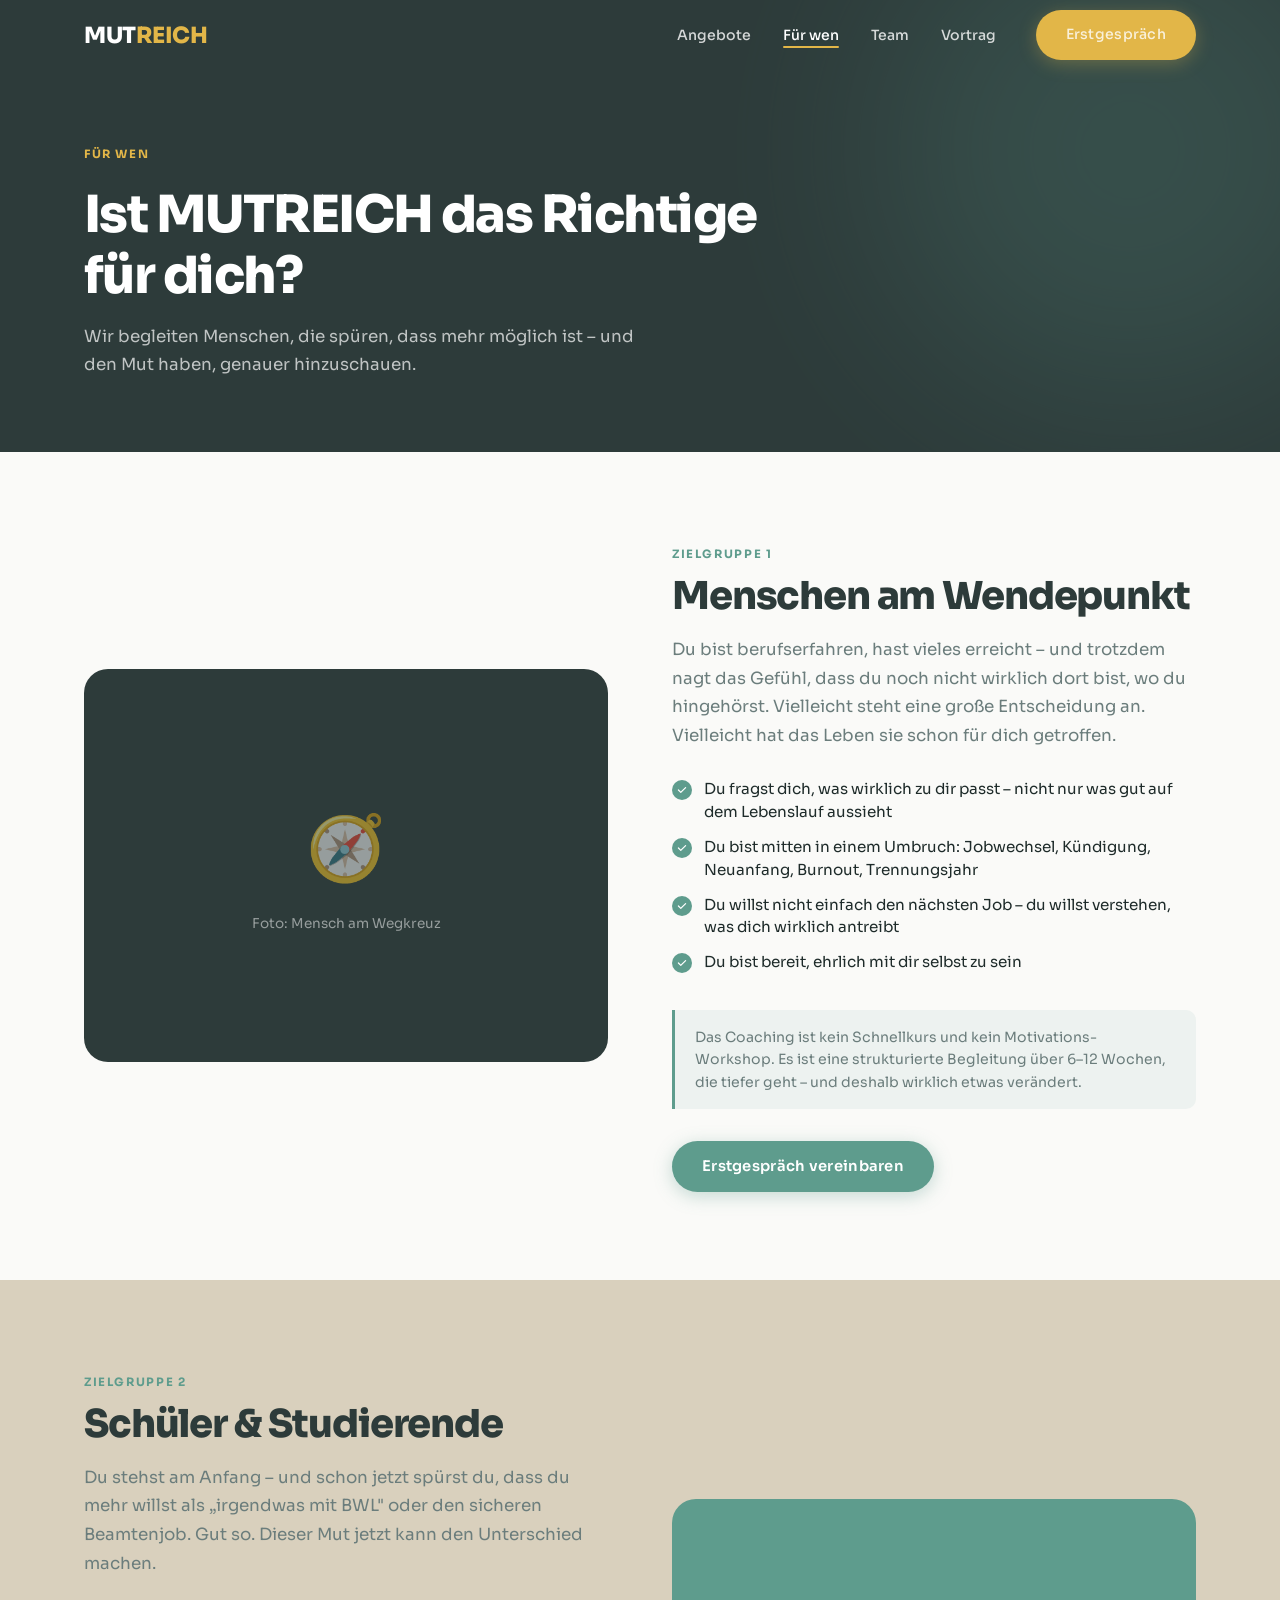
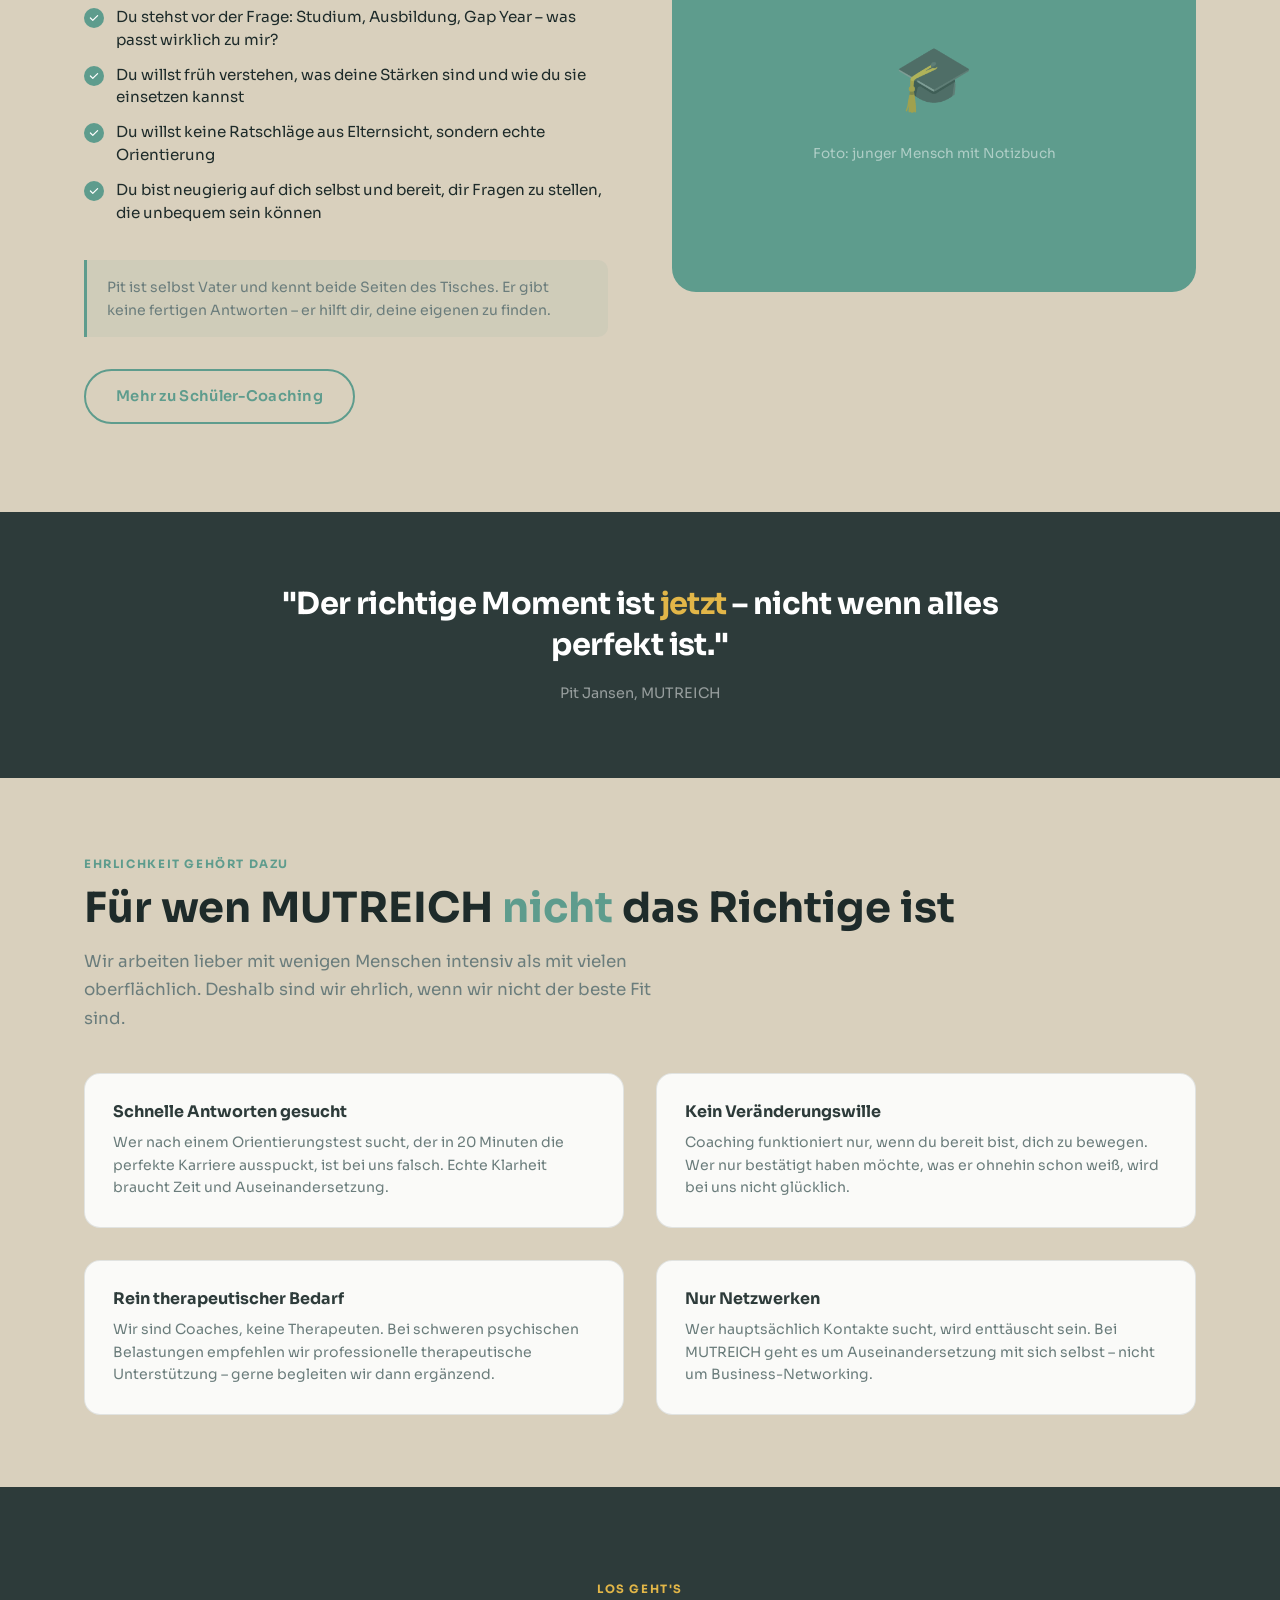
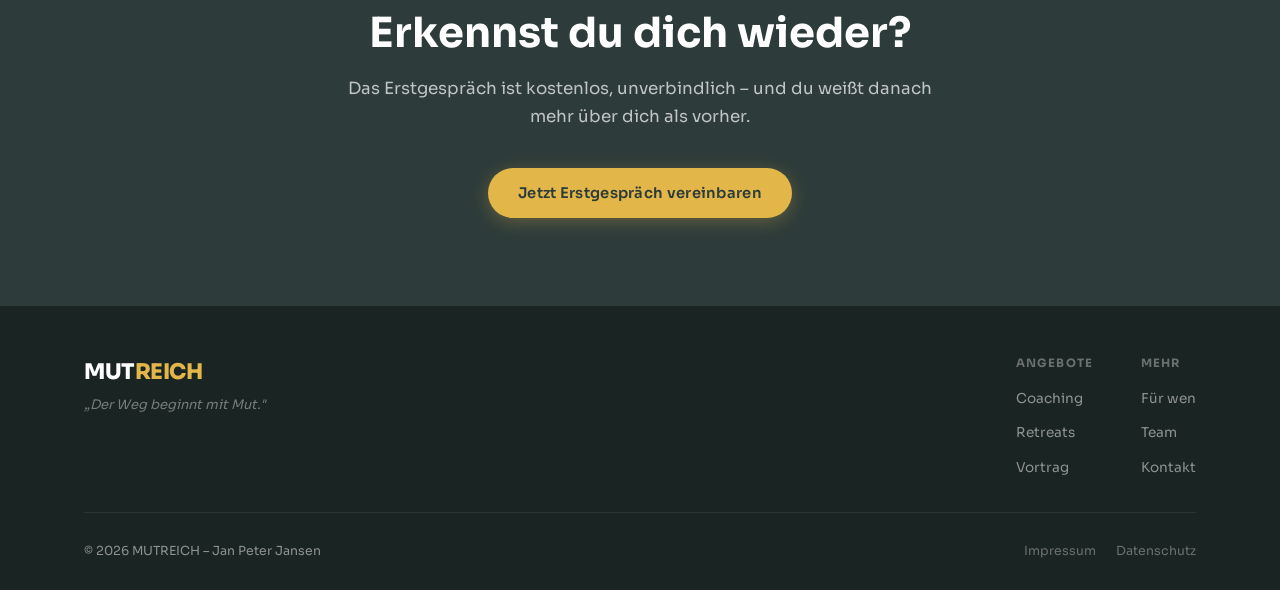
<file: fuer-wen.html>
<!DOCTYPE html>
<html lang="de">
<head>
  <meta charset="UTF-8">
  <meta name="viewport" content="width=device-width, initial-scale=1.0">
  <title>Für wen – MUTREICH</title>
  <link rel="preconnect" href="https://fonts.googleapis.com">
  <link rel="preconnect" href="https://fonts.gstatic.com" crossorigin>
  <link href="https://fonts.googleapis.com/css2?family=Sora:wght@400;500;600;700;800&display=swap" rel="stylesheet">
  <link rel="stylesheet" href="style.css">
  <style>
    /* ── Für-wen page styles ── */
    .audience-section {
      padding: 88px 0;
    }
    .audience-section--flip {
      background: var(--beige);
    }

    .audience-grid {
      display: grid;
      grid-template-columns: 1fr 1fr;
      gap: 64px;
      align-items: center;
    }
    .audience-grid--flip {
      direction: rtl;
    }
    .audience-grid--flip > * {
      direction: ltr;
    }

    .audience-visual {
      border-radius: 24px;
      overflow: hidden;
      aspect-ratio: 4/3;
      background: var(--dark);
      display: flex;
      align-items: center;
      justify-content: center;
      position: relative;
    }
    .audience-visual__inner {
      text-align: center;
      color: rgba(255,255,255,.5);
      font-size: .85rem;
    }
    .audience-visual__icon {
      font-size: 4rem;
      margin-bottom: 12px;
      display: block;
    }
    .audience-visual--alt {
      background: var(--teal);
    }

    .audience-content {}
    .audience-label {
      display: inline-block;
      font-size: .72rem;
      font-weight: 700;
      letter-spacing: .14em;
      text-transform: uppercase;
      color: var(--teal);
      margin-bottom: 10px;
    }
    .audience-title {
      font-size: clamp(1.7rem, 3.5vw, 2.4rem);
      font-weight: 800;
      color: var(--dark);
      letter-spacing: -.03em;
      margin-bottom: 18px;
      line-height: 1.15;
    }
    .audience-lead {
      font-size: 1.05rem;
      color: var(--muted);
      line-height: 1.7;
      margin-bottom: 28px;
    }

    .check-list {
      list-style: none;
      display: flex;
      flex-direction: column;
      gap: 12px;
      margin-bottom: 36px;
    }
    .check-list li {
      display: flex;
      gap: 12px;
      align-items: flex-start;
      font-size: .95rem;
      color: var(--text);
      line-height: 1.5;
    }
    .check-list li::before {
      content: '';
      flex-shrink: 0;
      width: 20px;
      height: 20px;
      border-radius: 50%;
      background: var(--teal);
      background-image: url("data:image/svg+xml,%3Csvg xmlns='http://www.w3.org/2000/svg' viewBox='0 0 20 20' fill='white'%3E%3Cpath fill-rule='evenodd' d='M16.707 5.293a1 1 0 010 1.414l-8 8a1 1 0 01-1.414 0l-4-4a1 1 0 011.414-1.414L8 12.586l7.293-7.293a1 1 0 011.414 0z' clip-rule='evenodd'/%3E%3C/svg%3E");
      background-size: 12px;
      background-repeat: no-repeat;
      background-position: center;
      margin-top: 2px;
    }

    .audience-note {
      background: rgba(94,156,141,.08);
      border-left: 3px solid var(--teal);
      border-radius: 0 var(--radius-sm) var(--radius-sm) 0;
      padding: 16px 20px;
      font-size: .88rem;
      color: var(--muted);
      line-height: 1.6;
      margin-bottom: 32px;
    }

    /* Quote strip */
    .quote-strip {
      background: var(--dark);
      padding: 72px 0;
      text-align: center;
    }
    .quote-strip__text {
      font-size: clamp(1.3rem, 3vw, 1.9rem);
      font-weight: 700;
      color: #fff;
      max-width: 760px;
      margin: 0 auto 16px;
      line-height: 1.35;
      letter-spacing: -.02em;
    }
    .quote-strip__text em {
      font-style: normal;
      color: var(--yellow);
    }
    .quote-strip__sub {
      font-size: .9rem;
      color: rgba(255,255,255,.5);
    }

    /* Not-for-you section */
    .not-for-you {
      background: var(--beige);
      padding: 72px 0;
    }
    .not-for-you__grid {
      display: grid;
      grid-template-columns: 1fr 1fr;
      gap: 32px;
      margin-top: 40px;
    }
    .not-for-you__card {
      background: var(--white);
      border-radius: var(--radius);
      padding: 28px 28px;
      border: 1px solid var(--border);
    }
    .not-for-you__card h3 {
      font-size: 1rem;
      font-weight: 700;
      color: var(--dark);
      margin-bottom: 10px;
    }
    .not-for-you__card p {
      font-size: .88rem;
      color: var(--muted);
      line-height: 1.6;
    }

    @media (max-width: 800px) {
      .audience-grid {
        grid-template-columns: 1fr;
        gap: 36px;
      }
      .audience-grid--flip {
        direction: ltr;
      }
      .not-for-you__grid {
        grid-template-columns: 1fr;
      }
    }
  </style>
</head>
<body>

<!-- Navigation -->
<nav class="nav" id="nav">
  <div class="nav__inner">
    <a href="index.html" class="nav__logo">MUT<span>REICH</span></a>
    <ul class="nav__links">
      <li><a href="angebote.html">Angebote</a></li>
      <li><a href="fuer-wen.html">Für wen</a></li>
      <li><a href="team.html">Team</a></li>
      <li><a href="vortrag.html">Vortrag</a></li>
      <li><a href="kontakt.html" class="btn btn--yellow nav__cta">Erstgespräch</a></li>
    </ul>
    <button class="nav__burger" id="burger" aria-label="Menü öffnen">
      <span></span><span></span><span></span>
    </button>
  </div>
  <div class="nav__mobile" id="mobileMenu">
    <a href="angebote.html">Angebote</a>
    <a href="fuer-wen.html">Für wen</a>
    <a href="team.html">Team</a>
    <a href="vortrag.html">Vortrag</a>
    <a href="kontakt.html">Erstgespräch vereinbaren</a>
  </div>
</nav>

<!-- Page Hero -->
<section class="page-hero">
  <div class="container">
    <span class="label page-hero__label">Für wen</span>
    <h1 class="page-hero__title">Ist MUTREICH das Richtige für dich?</h1>
    <p class="page-hero__lead">Wir begleiten Menschen, die spüren, dass mehr möglich ist – und den Mut haben, genauer hinzuschauen.</p>
  </div>
</section>

<!-- Zielgruppe 1: Menschen am Wendepunkt -->
<section class="audience-section">
  <div class="container">
    <div class="audience-grid reveal">
      <div class="audience-visual">
        <div class="audience-visual__inner">
          <span class="audience-visual__icon">🧭</span>
          <p>Foto: Mensch am Wegkreuz</p>
        </div>
      </div>
      <div class="audience-content">
        <span class="audience-label">Zielgruppe 1</span>
        <h2 class="audience-title">Menschen am Wendepunkt</h2>
        <p class="audience-lead">Du bist berufserfahren, hast vieles erreicht – und trotzdem nagt das Gefühl, dass du noch nicht wirklich dort bist, wo du hingehörst. Vielleicht steht eine große Entscheidung an. Vielleicht hat das Leben sie schon für dich getroffen.</p>

        <ul class="check-list">
          <li>Du fragst dich, was wirklich zu dir passt – nicht nur was gut auf dem Lebenslauf aussieht</li>
          <li>Du bist mitten in einem Umbruch: Jobwechsel, Kündigung, Neuanfang, Burnout, Trennungsjahr</li>
          <li>Du willst nicht einfach den nächsten Job – du willst verstehen, was dich wirklich antreibt</li>
          <li>Du bist bereit, ehrlich mit dir selbst zu sein</li>
        </ul>

        <p class="audience-note">Das Coaching ist kein Schnellkurs und kein Motivations-Workshop. Es ist eine strukturierte Begleitung über 6–12 Wochen, die tiefer geht – und deshalb wirklich etwas verändert.</p>

        <a href="kontakt.html" class="btn btn--primary">Erstgespräch vereinbaren</a>
      </div>
    </div>
  </div>
</section>

<!-- Zielgruppe 2: Schüler & Studierende -->
<section class="audience-section audience-section--flip">
  <div class="container">
    <div class="audience-grid audience-grid--flip reveal">
      <div class="audience-visual audience-visual--alt">
        <div class="audience-visual__inner">
          <span class="audience-visual__icon">🎓</span>
          <p>Foto: junger Mensch mit Notizbuch</p>
        </div>
      </div>
      <div class="audience-content">
        <span class="audience-label">Zielgruppe 2</span>
        <h2 class="audience-title">Schüler & Studierende</h2>
        <p class="audience-lead">Du stehst am Anfang – und schon jetzt spürst du, dass du mehr willst als „irgendwas mit BWL" oder den sicheren Beamtenjob. Gut so. Dieser Mut jetzt kann den Unterschied machen.</p>

        <ul class="check-list">
          <li>Du stehst vor der Frage: Studium, Ausbildung, Gap Year – was passt wirklich zu mir?</li>
          <li>Du willst früh verstehen, was deine Stärken sind und wie du sie einsetzen kannst</li>
          <li>Du willst keine Ratschläge aus Elternsicht, sondern echte Orientierung</li>
          <li>Du bist neugierig auf dich selbst und bereit, dir Fragen zu stellen, die unbequem sein können</li>
        </ul>

        <p class="audience-note">Pit ist selbst Vater und kennt beide Seiten des Tisches. Er gibt keine fertigen Antworten – er hilft dir, deine eigenen zu finden.</p>

        <a href="angebote.html#schueler" class="btn btn--outline">Mehr zu Schüler-Coaching</a>
      </div>
    </div>
  </div>
</section>

<!-- Quote strip -->
<div class="quote-strip">
  <div class="container">
    <p class="quote-strip__text reveal">"Der richtige Moment ist <em>jetzt</em> – nicht wenn alles perfekt ist."</p>
    <p class="quote-strip__sub reveal reveal-delay-1">Pit Jansen, MUTREICH</p>
  </div>
</div>

<!-- Nicht für wen -->
<section class="not-for-you">
  <div class="container">
    <div class="reveal">
      <span class="label">Ehrlichkeit gehört dazu</span>
      <h2>Für wen MUTREICH <em style="font-style:normal;color:var(--teal)">nicht</em> das Richtige ist</h2>
      <p class="lead">Wir arbeiten lieber mit wenigen Menschen intensiv als mit vielen oberflächlich. Deshalb sind wir ehrlich, wenn wir nicht der beste Fit sind.</p>
    </div>
    <div class="not-for-you__grid">
      <div class="not-for-you__card reveal reveal-delay-1">
        <h3>Schnelle Antworten gesucht</h3>
        <p>Wer nach einem Orientierungstest sucht, der in 20 Minuten die perfekte Karriere ausspuckt, ist bei uns falsch. Echte Klarheit braucht Zeit und Auseinandersetzung.</p>
      </div>
      <div class="not-for-you__card reveal reveal-delay-2">
        <h3>Kein Veränderungswille</h3>
        <p>Coaching funktioniert nur, wenn du bereit bist, dich zu bewegen. Wer nur bestätigt haben möchte, was er ohnehin schon weiß, wird bei uns nicht glücklich.</p>
      </div>
      <div class="not-for-you__card reveal reveal-delay-1">
        <h3>Rein therapeutischer Bedarf</h3>
        <p>Wir sind Coaches, keine Therapeuten. Bei schweren psychischen Belastungen empfehlen wir professionelle therapeutische Unterstützung – gerne begleiten wir dann ergänzend.</p>
      </div>
      <div class="not-for-you__card reveal reveal-delay-2">
        <h3>Nur Netzwerken</h3>
        <p>Wer hauptsächlich Kontakte sucht, wird enttäuscht sein. Bei MUTREICH geht es um Auseinandersetzung mit sich selbst – nicht um Business-Networking.</p>
      </div>
    </div>
  </div>
</section>

<!-- CTA -->
<section class="section section--dark" style="text-align:center;">
  <div class="container">
    <span class="label" style="color:var(--yellow);">Los geht's</span>
    <h2 class="reveal" style="color:#fff;margin-bottom:16px;">Erkennst du dich wieder?</h2>
    <p class="lead reveal reveal-delay-1" style="color:rgba(255,255,255,.7);margin:0 auto 36px;">Das Erstgespräch ist kostenlos, unverbindlich – und du weißt danach mehr über dich als vorher.</p>
    <a href="kontakt.html" class="btn btn--yellow reveal reveal-delay-2">Jetzt Erstgespräch vereinbaren</a>
  </div>
</section>

<!-- Footer -->
<footer class="footer">
  <div class="footer__inner">
    <div class="footer__top">
      <div class="footer__brand">
        <div class="footer__logo">MUT<span>REICH</span></div>
        <div class="footer__claim">„Der Weg beginnt mit Mut."</div>
      </div>
      <nav class="footer__nav">
        <div class="footer__nav-group">
          <div class="footer__nav-title">Angebote</div>
          <ul class="footer__nav-links">
            <li><a href="angebote.html#coaching">Coaching</a></li>
            <li><a href="angebote.html#retreats">Retreats</a></li>
            <li><a href="vortrag.html">Vortrag</a></li>
          </ul>
        </div>
        <div class="footer__nav-group">
          <div class="footer__nav-title">Mehr</div>
          <ul class="footer__nav-links">
            <li><a href="fuer-wen.html">Für wen</a></li>
            <li><a href="team.html">Team</a></li>
            <li><a href="kontakt.html">Kontakt</a></li>
          </ul>
        </div>
      </nav>
    </div>
    <div class="footer__bottom">
      <span class="footer__copy">© 2026 MUTREICH – Jan Peter Jansen</span>
      <div class="footer__legal">
        <a href="#">Impressum</a>
        <a href="#">Datenschutz</a>
      </div>
    </div>
  </div>
</footer>

<script src="nav-footer.js"></script>
</body>
</html>
</file>
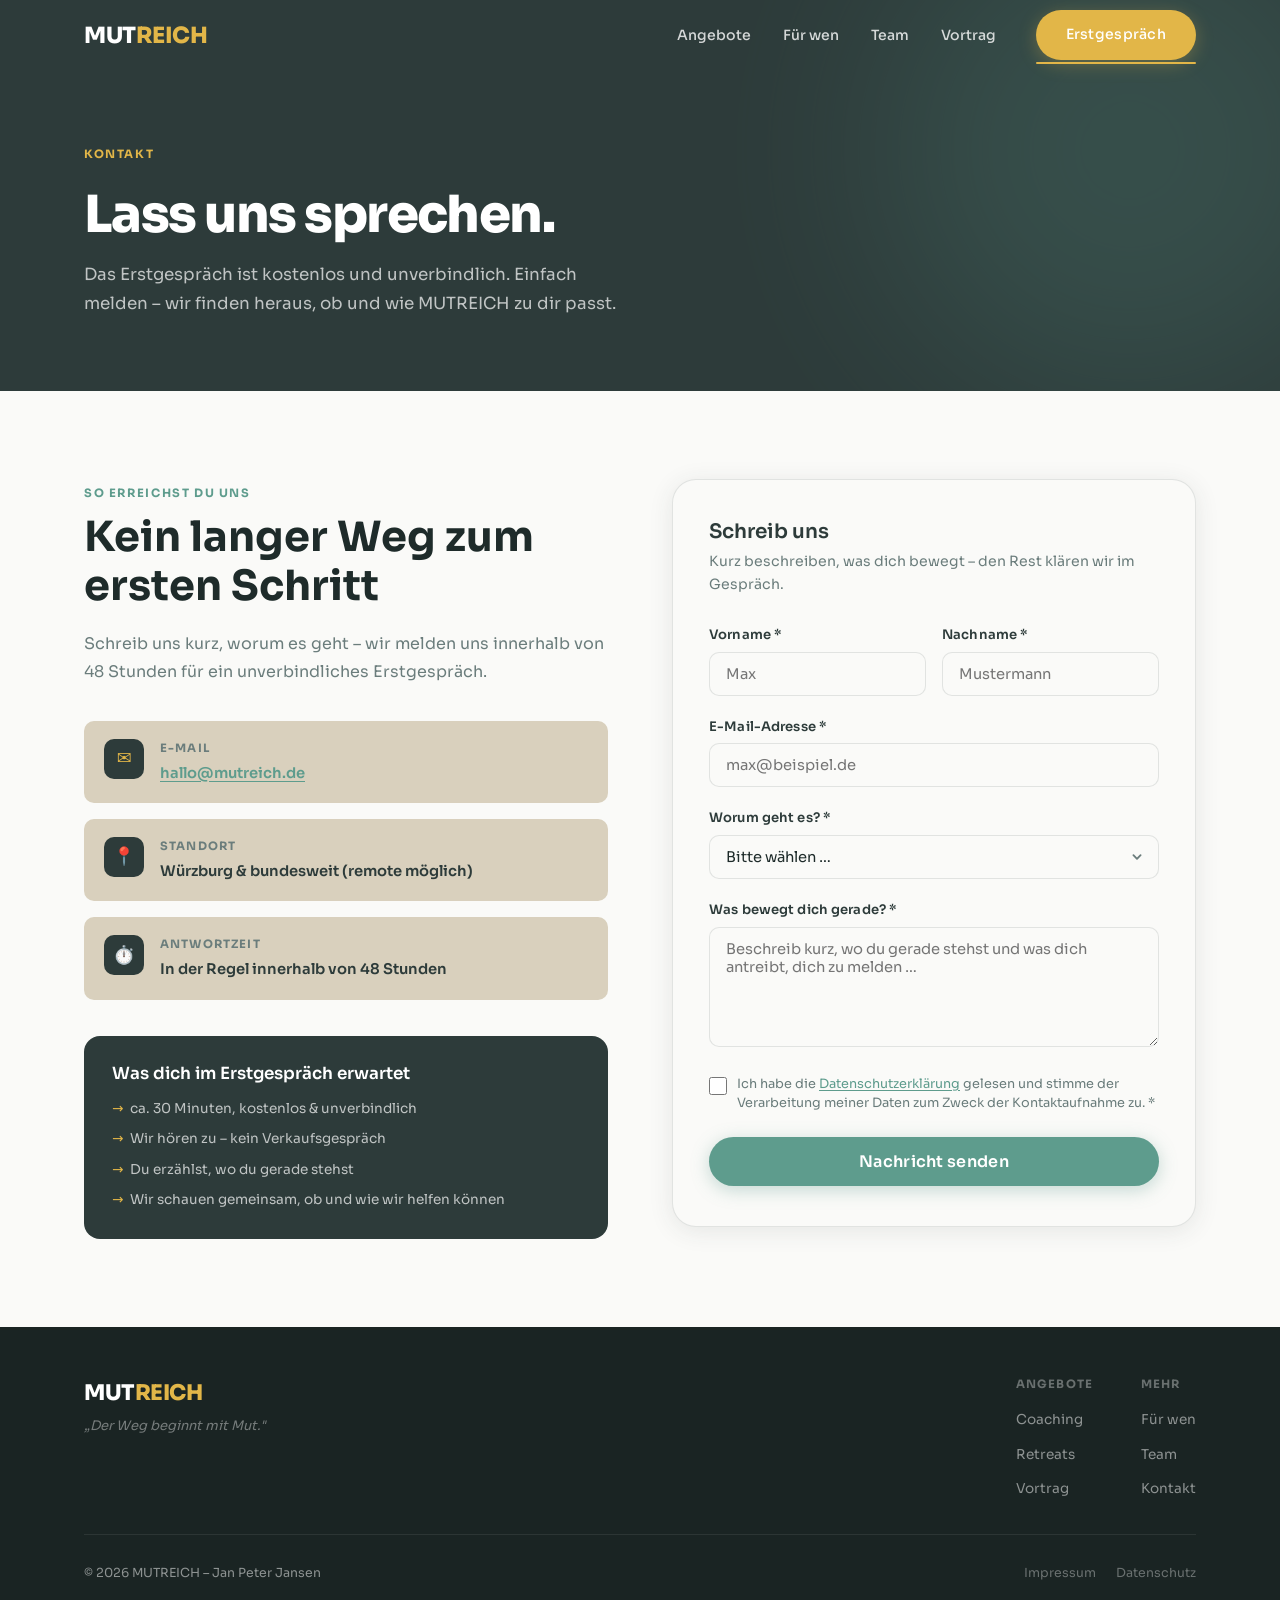
<file: kontakt.html>
<!DOCTYPE html>
<html lang="de">
<head>
  <meta charset="UTF-8">
  <meta name="viewport" content="width=device-width, initial-scale=1.0">
  <title>Kontakt – MUTREICH</title>
  <link rel="preconnect" href="https://fonts.googleapis.com">
  <link rel="preconnect" href="https://fonts.gstatic.com" crossorigin>
  <link href="https://fonts.googleapis.com/css2?family=Sora:wght@400;500;600;700;800&display=swap" rel="stylesheet">
  <link rel="stylesheet" href="style.css">
  <style>
    /* ── Kontakt page styles ── */
    .kontakt-section {
      padding: 88px 0;
    }

    .kontakt-grid {
      display: grid;
      grid-template-columns: 1fr 1fr;
      gap: 64px;
      align-items: start;
    }

    /* Left: Info */
    .kontakt-info {}
    .kontakt-info h2 {
      margin-bottom: 18px;
    }
    .kontakt-info__lead {
      font-size: 1rem;
      color: var(--muted);
      line-height: 1.7;
      margin-bottom: 36px;
    }

    .kontakt-cards {
      display: flex;
      flex-direction: column;
      gap: 16px;
      margin-bottom: 36px;
    }
    .kontakt-card {
      display: flex;
      gap: 16px;
      align-items: flex-start;
      background: var(--beige);
      border-radius: var(--radius-sm);
      padding: 18px 20px;
    }
    .kontakt-card__icon {
      width: 40px;
      height: 40px;
      border-radius: 10px;
      background: var(--dark);
      color: var(--yellow);
      display: flex;
      align-items: center;
      justify-content: center;
      font-size: 1.1rem;
      flex-shrink: 0;
    }
    .kontakt-card__content {}
    .kontakt-card__label {
      font-size: .72rem;
      font-weight: 700;
      letter-spacing: .1em;
      text-transform: uppercase;
      color: var(--muted);
      margin-bottom: 3px;
    }
    .kontakt-card__value {
      font-size: .92rem;
      font-weight: 600;
      color: var(--dark);
    }
    .kontakt-card__value a {
      color: var(--teal);
      text-decoration: underline;
      text-underline-offset: 3px;
    }

    .erstgespraech-box {
      background: var(--dark);
      border-radius: var(--radius);
      padding: 28px 28px;
      color: #fff;
    }
    .erstgespraech-box h3 {
      font-size: 1.05rem;
      color: #fff;
      margin-bottom: 10px;
    }
    .erstgespraech-box p {
      font-size: .88rem;
      color: rgba(255,255,255,.65);
      line-height: 1.65;
      margin-bottom: 0;
    }
    .erstgespraech-box ul {
      list-style: none;
      display: flex;
      flex-direction: column;
      gap: 8px;
      margin: 14px 0 0;
    }
    .erstgespraech-box li {
      font-size: .85rem;
      color: rgba(255,255,255,.7);
      padding-left: 18px;
      position: relative;
    }
    .erstgespraech-box li::before {
      content: '→';
      position: absolute;
      left: 0;
      color: var(--yellow);
    }

    /* Right: Form */
    .kontakt-form-wrap {
      background: var(--white);
      border: 1px solid var(--border);
      border-radius: 24px;
      padding: 40px 36px;
      box-shadow: var(--shadow);
    }
    .kontakt-form-wrap h3 {
      font-size: 1.25rem;
      color: var(--dark);
      margin-bottom: 6px;
    }
    .kontakt-form-wrap .form-sub {
      font-size: .88rem;
      color: var(--muted);
      margin-bottom: 28px;
    }

    .form-group {
      margin-bottom: 20px;
    }
    .form-group label {
      display: block;
      font-size: .82rem;
      font-weight: 600;
      color: var(--dark);
      margin-bottom: 6px;
      letter-spacing: .01em;
    }
    .form-group input,
    .form-group select,
    .form-group textarea {
      width: 100%;
      padding: 12px 16px;
      border: 1.5px solid var(--border);
      border-radius: var(--radius-sm);
      font-family: inherit;
      font-size: .92rem;
      color: var(--text);
      background: var(--white);
      transition: border-color var(--transition), box-shadow var(--transition);
      outline: none;
      appearance: none;
    }
    .form-group input:focus,
    .form-group select:focus,
    .form-group textarea:focus {
      border-color: var(--teal);
      box-shadow: 0 0 0 3px rgba(94,156,141,.12);
    }
    .form-group textarea {
      resize: vertical;
      min-height: 120px;
    }
    .form-group select {
      background-image: url("data:image/svg+xml,%3Csvg xmlns='http://www.w3.org/2000/svg' viewBox='0 0 20 20' fill='%236B7D7C'%3E%3Cpath fill-rule='evenodd' d='M5.293 7.293a1 1 0 011.414 0L10 10.586l3.293-3.293a1 1 0 111.414 1.414l-4 4a1 1 0 01-1.414 0l-4-4a1 1 0 010-1.414z' clip-rule='evenodd'/%3E%3C/svg%3E");
      background-repeat: no-repeat;
      background-position: right 12px center;
      background-size: 18px;
      padding-right: 40px;
      cursor: pointer;
    }

    .form-row {
      display: grid;
      grid-template-columns: 1fr 1fr;
      gap: 16px;
    }

    .form-consent {
      display: flex;
      gap: 10px;
      align-items: flex-start;
      margin-bottom: 24px;
    }
    .form-consent input[type="checkbox"] {
      width: 18px;
      height: 18px;
      flex-shrink: 0;
      margin-top: 2px;
      accent-color: var(--teal);
      cursor: pointer;
    }
    .form-consent label {
      font-size: .80rem;
      color: var(--muted);
      line-height: 1.5;
      cursor: pointer;
    }
    .form-consent a {
      color: var(--teal);
      text-decoration: underline;
      text-underline-offset: 2px;
    }

    .form-submit {
      width: 100%;
      padding: 14px;
      font-size: 1rem;
    }

    /* Success state (hidden by default) */
    .form-success {
      display: none;
      text-align: center;
      padding: 40px 20px;
    }
    .form-success__icon {
      font-size: 3rem;
      margin-bottom: 16px;
    }
    .form-success h3 {
      color: var(--dark);
      margin-bottom: 10px;
    }
    .form-success p {
      color: var(--muted);
      font-size: .92rem;
    }

    @media (max-width: 860px) {
      .kontakt-grid {
        grid-template-columns: 1fr;
        gap: 40px;
      }
      .form-row {
        grid-template-columns: 1fr;
      }
      .kontakt-form-wrap {
        padding: 28px 24px;
      }
    }
  </style>
</head>
<body>

<!-- Navigation -->
<nav class="nav" id="nav">
  <div class="nav__inner">
    <a href="index.html" class="nav__logo">MUT<span>REICH</span></a>
    <ul class="nav__links">
      <li><a href="angebote.html">Angebote</a></li>
      <li><a href="fuer-wen.html">Für wen</a></li>
      <li><a href="team.html">Team</a></li>
      <li><a href="vortrag.html">Vortrag</a></li>
      <li><a href="kontakt.html" class="btn btn--yellow nav__cta">Erstgespräch</a></li>
    </ul>
    <button class="nav__burger" id="burger" aria-label="Menü öffnen">
      <span></span><span></span><span></span>
    </button>
  </div>
  <div class="nav__mobile" id="mobileMenu">
    <a href="angebote.html">Angebote</a>
    <a href="fuer-wen.html">Für wen</a>
    <a href="team.html">Team</a>
    <a href="vortrag.html">Vortrag</a>
    <a href="kontakt.html">Erstgespräch vereinbaren</a>
  </div>
</nav>

<!-- Page Hero -->
<section class="page-hero">
  <div class="container">
    <span class="label page-hero__label">Kontakt</span>
    <h1 class="page-hero__title">Lass uns sprechen.</h1>
    <p class="page-hero__lead">Das Erstgespräch ist kostenlos und unverbindlich. Einfach melden – wir finden heraus, ob und wie MUTREICH zu dir passt.</p>
  </div>
</section>

<!-- Kontakt -->
<section class="kontakt-section">
  <div class="container">
    <div class="kontakt-grid">

      <!-- Left: Info -->
      <div class="kontakt-info reveal">
        <span class="label">So erreichst du uns</span>
        <h2>Kein langer Weg zum ersten Schritt</h2>
        <p class="kontakt-info__lead">Schreib uns kurz, worum es geht – wir melden uns innerhalb von 48 Stunden für ein unverbindliches Erstgespräch.</p>

        <div class="kontakt-cards">
          <div class="kontakt-card">
            <div class="kontakt-card__icon">✉️</div>
            <div class="kontakt-card__content">
              <div class="kontakt-card__label">E-Mail</div>
              <div class="kontakt-card__value"><a href="mailto:hallo@mutreich.de">hallo@mutreich.de</a></div>
            </div>
          </div>
          <div class="kontakt-card">
            <div class="kontakt-card__icon">📍</div>
            <div class="kontakt-card__content">
              <div class="kontakt-card__label">Standort</div>
              <div class="kontakt-card__value">Würzburg & bundesweit (remote möglich)</div>
            </div>
          </div>
          <div class="kontakt-card">
            <div class="kontakt-card__icon">⏱️</div>
            <div class="kontakt-card__content">
              <div class="kontakt-card__label">Antwortzeit</div>
              <div class="kontakt-card__value">In der Regel innerhalb von 48 Stunden</div>
            </div>
          </div>
        </div>

        <div class="erstgespraech-box">
          <h3>Was dich im Erstgespräch erwartet</h3>
          <ul>
            <li>ca. 30 Minuten, kostenlos &amp; unverbindlich</li>
            <li>Wir hören zu – kein Verkaufsgespräch</li>
            <li>Du erzählst, wo du gerade stehst</li>
            <li>Wir schauen gemeinsam, ob und wie wir helfen können</li>
          </ul>
        </div>
      </div>

      <!-- Right: Form -->
      <div class="kontakt-form-wrap reveal reveal-delay-1">
        <h3>Schreib uns</h3>
        <p class="form-sub">Kurz beschreiben, was dich bewegt – den Rest klären wir im Gespräch.</p>

        <form id="kontaktForm" novalidate>
          <div class="form-row">
            <div class="form-group">
              <label for="vorname">Vorname *</label>
              <input type="text" id="vorname" name="vorname" placeholder="Max" required>
            </div>
            <div class="form-group">
              <label for="nachname">Nachname *</label>
              <input type="text" id="nachname" name="nachname" placeholder="Mustermann" required>
            </div>
          </div>

          <div class="form-group">
            <label for="email">E-Mail-Adresse *</label>
            <input type="email" id="email" name="email" placeholder="max@beispiel.de" required>
          </div>

          <div class="form-group">
            <label for="thema">Worum geht es? *</label>
            <select id="thema" name="thema" required>
              <option value="" disabled selected>Bitte wählen …</option>
              <option value="coaching-berufung">Coaching – Beruf oder Berufung</option>
              <option value="coaching-schueler">Coaching – Schüler / Studium</option>
              <option value="retreat">Retreat</option>
              <option value="vortrag">Vortrag / Workshop</option>
              <option value="sonstiges">Sonstiges</option>
            </select>
          </div>

          <div class="form-group">
            <label for="nachricht">Was bewegt dich gerade? *</label>
            <textarea id="nachricht" name="nachricht" placeholder="Beschreib kurz, wo du gerade stehst und was dich antreibt, dich zu melden …" required></textarea>
          </div>

          <div class="form-consent">
            <input type="checkbox" id="datenschutz" name="datenschutz" required>
            <label for="datenschutz">Ich habe die <a href="#">Datenschutzerklärung</a> gelesen und stimme der Verarbeitung meiner Daten zum Zweck der Kontaktaufnahme zu. *</label>
          </div>

          <button type="submit" class="btn btn--primary form-submit">Nachricht senden</button>
        </form>

        <div class="form-success" id="formSuccess">
          <div class="form-success__icon">✅</div>
          <h3>Nachricht angekommen!</h3>
          <p>Danke – wir melden uns innerhalb von 48 Stunden bei dir.</p>
        </div>
      </div>

    </div>
  </div>
</section>

<!-- Footer -->
<footer class="footer">
  <div class="footer__inner">
    <div class="footer__top">
      <div class="footer__brand">
        <div class="footer__logo">MUT<span>REICH</span></div>
        <div class="footer__claim">„Der Weg beginnt mit Mut."</div>
      </div>
      <nav class="footer__nav">
        <div class="footer__nav-group">
          <div class="footer__nav-title">Angebote</div>
          <ul class="footer__nav-links">
            <li><a href="angebote.html#coaching">Coaching</a></li>
            <li><a href="angebote.html#retreats">Retreats</a></li>
            <li><a href="vortrag.html">Vortrag</a></li>
          </ul>
        </div>
        <div class="footer__nav-group">
          <div class="footer__nav-title">Mehr</div>
          <ul class="footer__nav-links">
            <li><a href="fuer-wen.html">Für wen</a></li>
            <li><a href="team.html">Team</a></li>
            <li><a href="kontakt.html">Kontakt</a></li>
          </ul>
        </div>
      </nav>
    </div>
    <div class="footer__bottom">
      <span class="footer__copy">© 2026 MUTREICH – Jan Peter Jansen</span>
      <div class="footer__legal">
        <a href="#">Impressum</a>
        <a href="#">Datenschutz</a>
      </div>
    </div>
  </div>
</footer>

<script src="nav-footer.js"></script>
<script>
  // Simple form UX: show success state on submit
  const form = document.getElementById('kontaktForm');
  const success = document.getElementById('formSuccess');
  if (form) {
    form.addEventListener('submit', (e) => {
      e.preventDefault();
      if (!form.checkValidity()) { form.reportValidity(); return; }
      form.style.display = 'none';
      success.style.display = 'block';
    });
  }
</script>
</body>
</html>
</file>
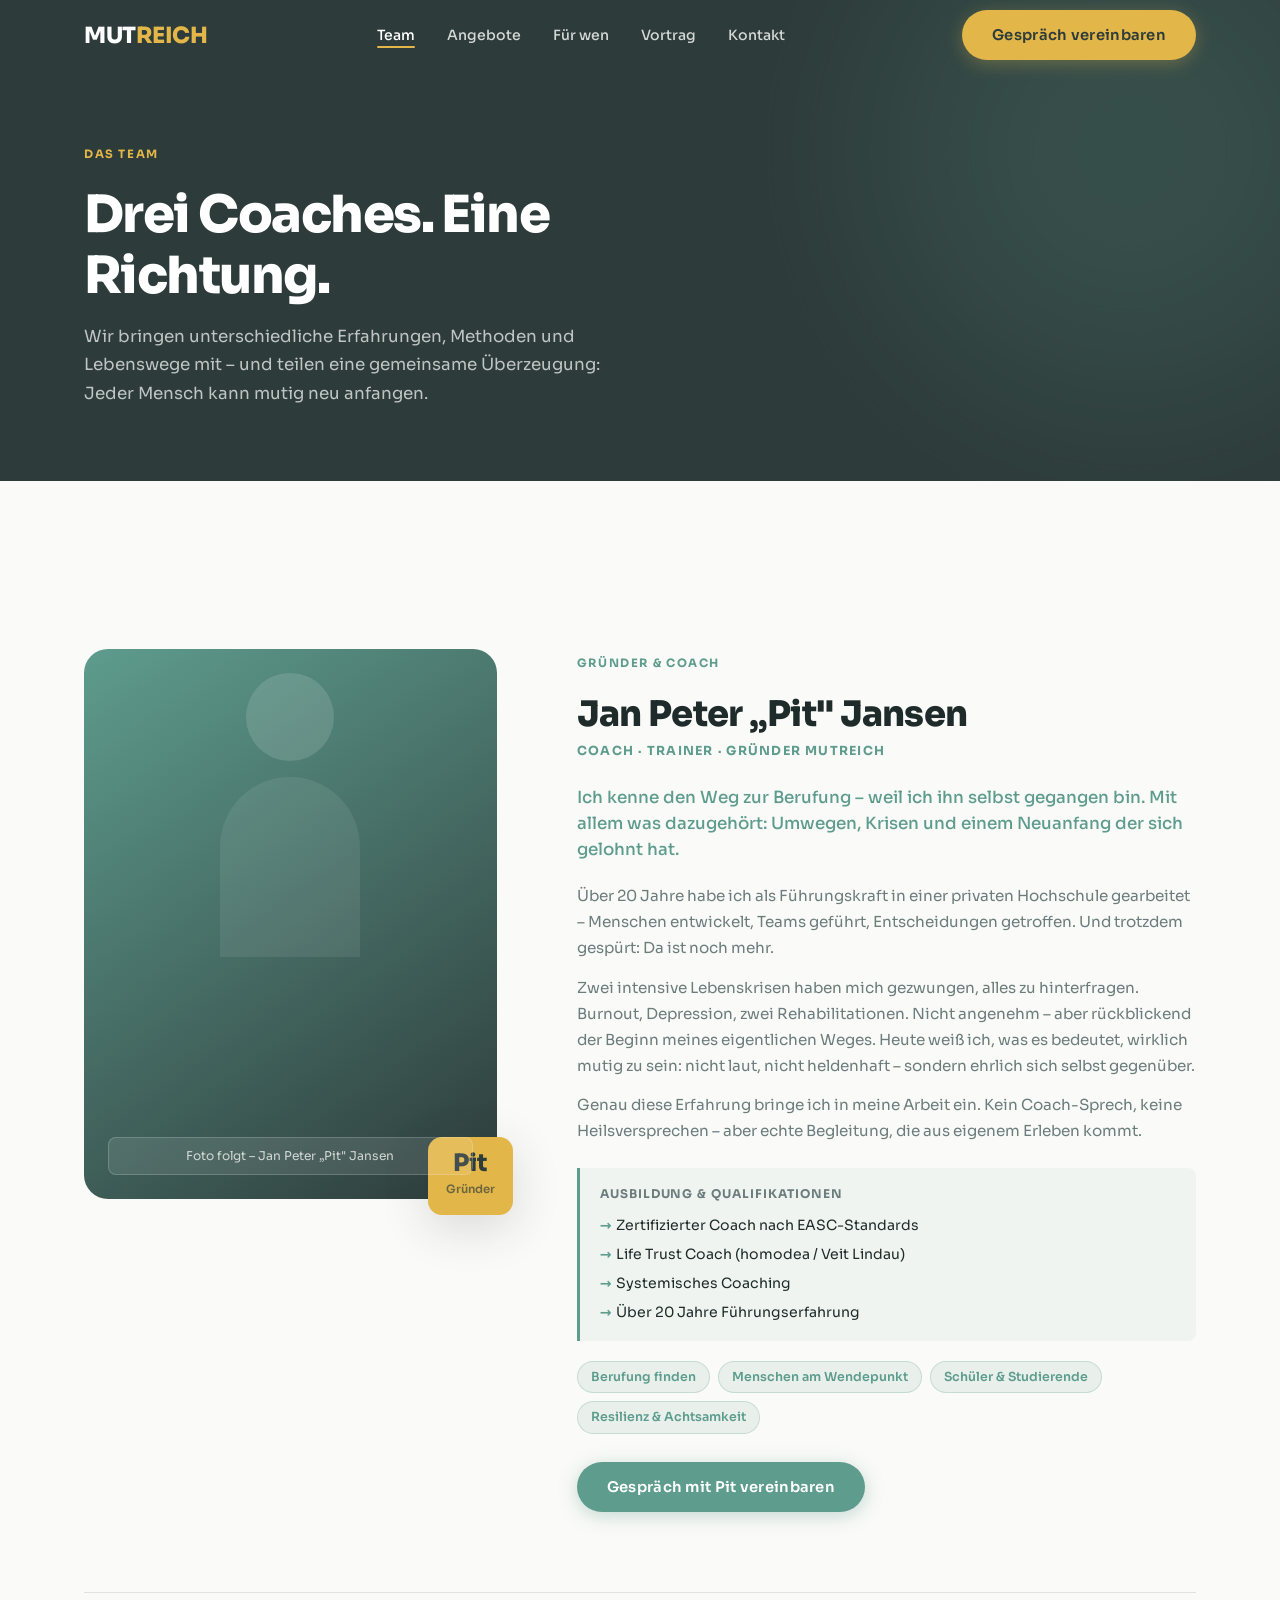
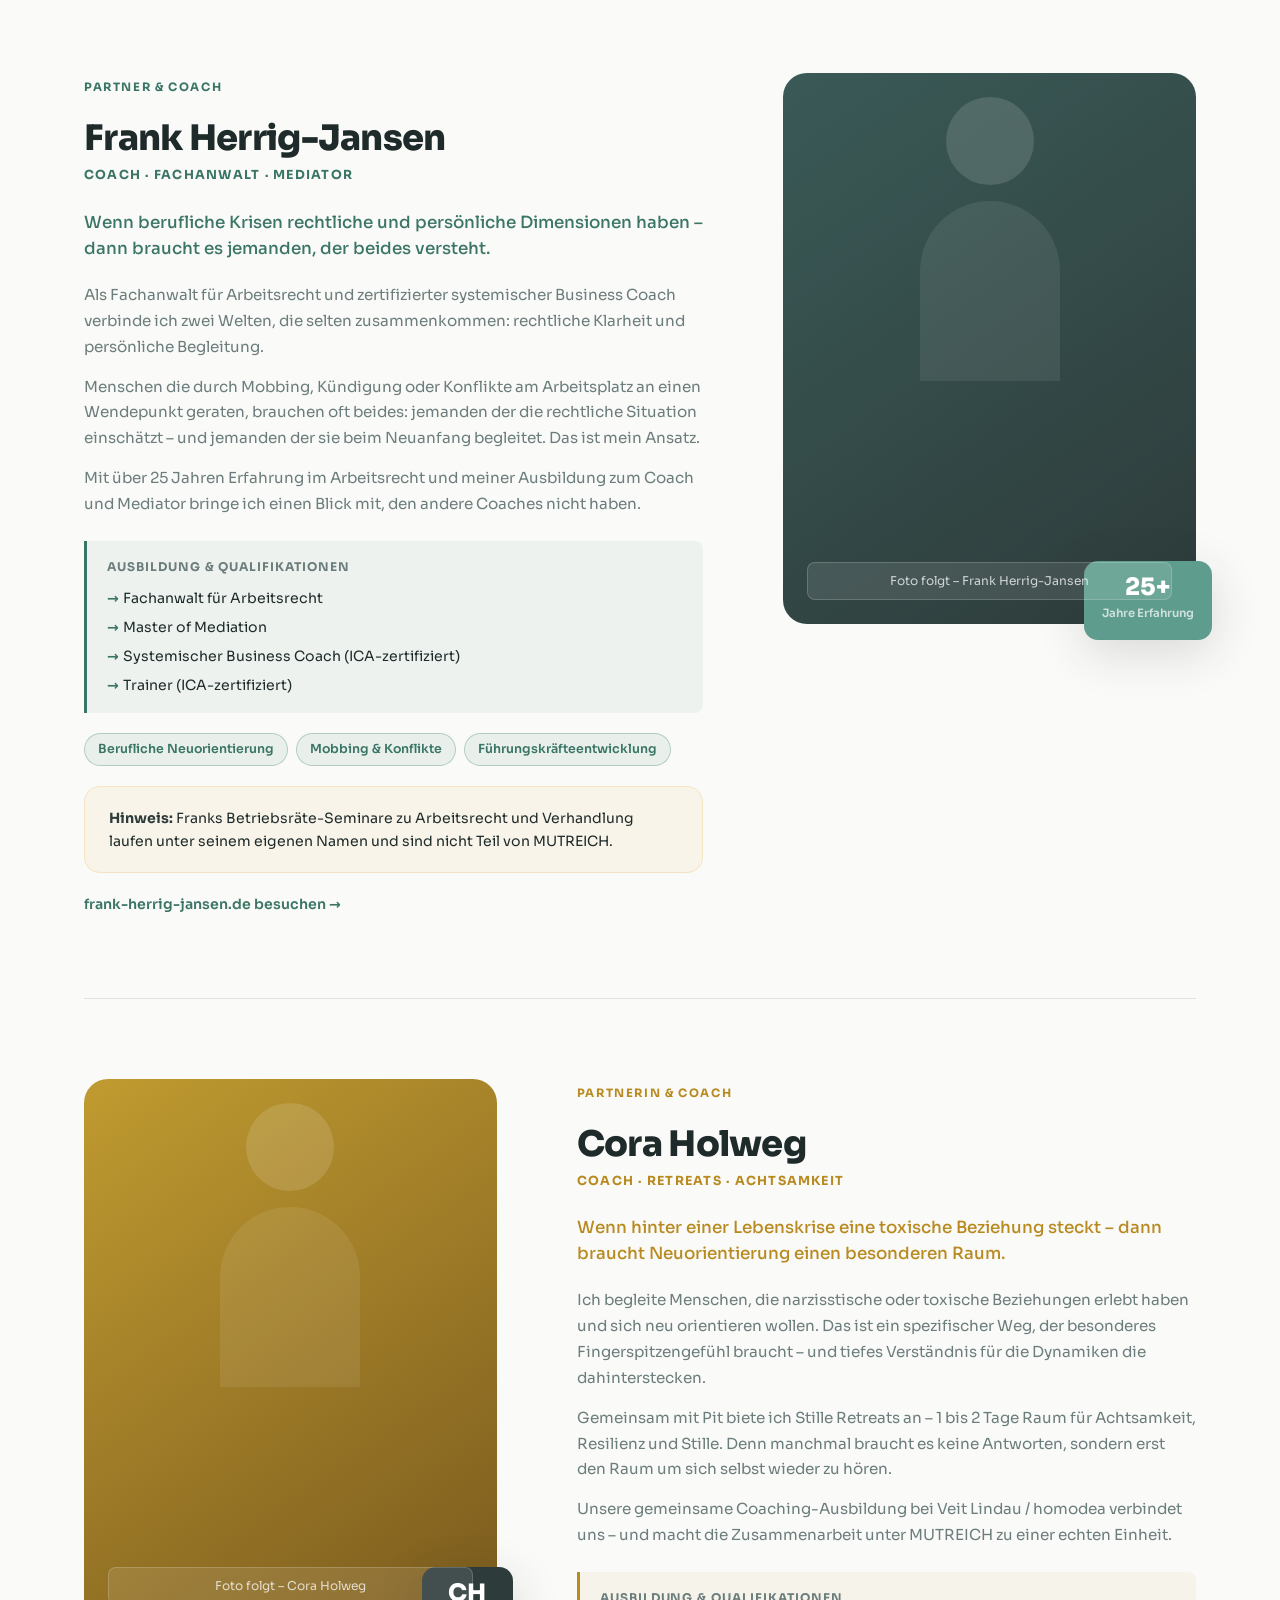
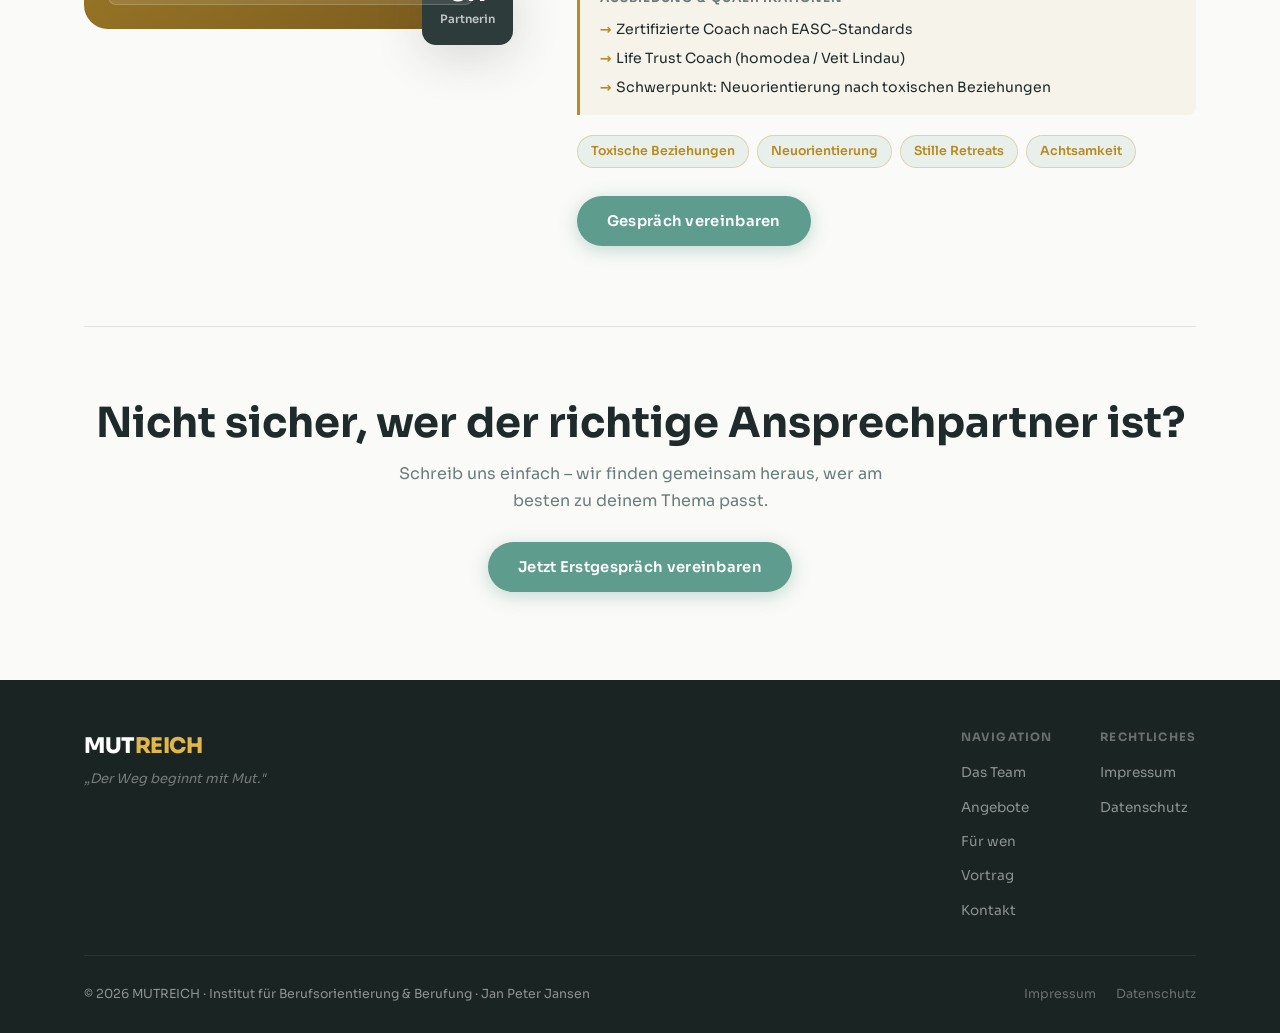
<file: team.html>
<!DOCTYPE html>
<html lang="de">
<head>
  <meta charset="UTF-8" />
  <meta name="viewport" content="width=device-width, initial-scale=1.0" />
  <title>Das Team – MUTREICH</title>
  <meta name="description" content="Drei Coaches, eine Richtung: Jan Peter Jansen, Frank Herrig-Jansen und Cora Holweg – das Team hinter MUTREICH." />
  <link rel="preconnect" href="https://fonts.googleapis.com" />
  <link rel="preconnect" href="https://fonts.gstatic.com" crossorigin />
  <link href="https://fonts.googleapis.com/css2?family=Sora:wght@300;400;500;600;700;800&display=swap" rel="stylesheet" />
  <link rel="stylesheet" href="style.css" />
  <style>
    /* ── Team Profile ─────────────────────────────────── */
    .profile {
      display: grid;
      grid-template-columns: 1fr 1.5fr;
      gap: 80px;
      align-items: start;
      padding: 80px 0;
      border-bottom: 1px solid var(--border);
    }
    .profile:last-child { border-bottom: none; }
    .profile--flip { grid-template-columns: 1.5fr 1fr; }
    .profile--flip .profile__visual { order: 2; }
    .profile--flip .profile__content { order: 1; }

    .profile__visual { position: relative; }

    .profile__photo {
      aspect-ratio: 3/4;
      border-radius: 24px;
      display: flex; align-items: flex-end; padding: 24px;
      position: relative; overflow: hidden;
    }
    .profile--pit .profile__photo { background: linear-gradient(145deg, var(--teal) 0%, var(--dark) 100%); }
    .profile--frank .profile__photo { background: linear-gradient(145deg, #3a5a57 0%, var(--dark) 100%); }
    .profile--cora .profile__photo { background: linear-gradient(145deg, #c09b30 0%, #7a5a1e 100%); }

    .profile__photo::before {
      content: ''; position: absolute; top: 24px; left: 50%; transform: translateX(-50%);
      width: 88px; height: 88px; border-radius: 50%; background: rgba(255,255,255,.13);
    }
    .profile__photo::after {
      content: ''; position: absolute; top: 128px; left: 50%; transform: translateX(-50%);
      width: 140px; height: 180px; border-radius: 70px 70px 0 0; background: rgba(255,255,255,.08);
    }
    .profile__photo-note {
      position: relative; z-index: 1;
      background: rgba(255,255,255,.1); border: 1px solid rgba(255,255,255,.18);
      border-radius: 8px; padding: 8px 12px;
      font-size: .76rem; color: rgba(255,255,255,.75); text-align: center; width: 100%;
    }

    .profile__badge {
      position: absolute; bottom: -16px; right: -16px;
      background: var(--yellow); border-radius: 14px; padding: 14px 18px;
      box-shadow: var(--shadow-lg); text-align: center;
    }
    .profile--frank .profile__badge { background: var(--teal); }
    .profile--cora .profile__badge { background: var(--dark); }
    .profile__badge strong { display: block; font-size: 1.5rem; font-weight: 800; color: var(--dark); line-height: 1; }
    .profile--frank .profile__badge strong,
    .profile--cora .profile__badge strong { color: #fff; }
    .profile__badge span { font-size: .72rem; font-weight: 600; color: rgba(45,59,58,.65); }
    .profile--frank .profile__badge span,
    .profile--cora .profile__badge span { color: rgba(255,255,255,.7); }

    .profile__content {}
    .profile__name { font-size: clamp(1.6rem, 3vw, 2.2rem); font-weight: 800; margin: 10px 0 6px; letter-spacing: -.02em; }
    .profile__role {
      font-size: .78rem; font-weight: 700; letter-spacing: .1em;
      text-transform: uppercase; color: var(--teal); margin-bottom: 24px;
    }
    .profile--frank .profile__role { color: #3a7566; }
    .profile--cora .profile__role { color: #b88a20; }

    .profile__intro {
      font-size: 1.05rem; font-weight: 500; color: var(--teal);
      margin-bottom: 20px; line-height: 1.55;
    }
    .profile--frank .profile__intro { color: #3a7566; }
    .profile--cora .profile__intro { color: #b88a20; }

    .profile__text p { color: var(--muted); font-size: .95rem; margin-bottom: 14px; line-height: 1.7; }

    .profile__qual {
      margin-top: 24px;
      background: rgba(94,156,141,.06);
      border-left: 3px solid var(--teal);
      border-radius: 0 8px 8px 0;
      padding: 16px 20px;
    }
    .profile--frank .profile__qual { border-color: #3a7566; background: rgba(58,118,102,.06); }
    .profile--cora .profile__qual { border-color: #b88a20; background: rgba(184,138,32,.06); }

    .profile__qual-title {
      font-size: .75rem; font-weight: 700; letter-spacing: .08em;
      text-transform: uppercase; color: var(--muted); margin-bottom: 10px;
    }
    .profile__qual ul { list-style: none; display: flex; flex-direction: column; gap: 6px; }
    .profile__qual li {
      font-size: .88rem; color: var(--text); padding-left: 16px; position: relative;
    }
    .profile__qual li::before {
      content: '→'; position: absolute; left: 0;
      color: var(--teal); font-weight: 600;
    }
    .profile--frank .profile__qual li::before { color: #3a7566; }
    .profile--cora .profile__qual li::before { color: #b88a20; }

    .profile__chips { display: flex; flex-wrap: wrap; gap: 8px; margin-top: 20px; }

    .profile__link {
      display: inline-flex; align-items: center; gap: 8px;
      margin-top: 20px; font-size: .88rem; font-weight: 600;
      color: var(--teal); transition: gap var(--transition);
    }
    .profile--frank .profile__link { color: #3a7566; }
    .profile__link:hover { gap: 12px; }

    /* ── Hinweis-Box ──────────────────────────────────── */
    .note-box {
      background: rgba(226,182,72,.08);
      border: 1px solid rgba(226,182,72,.25);
      border-radius: var(--radius);
      padding: 20px 24px;
      margin-top: 20px;
      font-size: .88rem;
      color: var(--text);
      line-height: 1.6;
    }
    .note-box strong { color: var(--dark); }

    /* ── CTA ──────────────────────────────────────────── */
    .team-cta { text-align: center; padding: 72px 0 0; }
    .team-cta h2 { margin-bottom: 12px; }
    .team-cta p { color: var(--muted); max-width: 500px; margin: 0 auto 28px; }

    /* ── Responsive ────────────────────────────────────── */
    @media (max-width: 900px) {
      .profile, .profile--flip {
        grid-template-columns: 1fr;
        gap: 40px;
        padding: 56px 0;
      }
      .profile--flip .profile__visual,
      .profile--flip .profile__content { order: unset; }
      .profile__photo { max-width: 320px; margin: 0 auto; }
    }
  </style>
</head>
<body>

  <!-- NAV -->
  <nav class="nav scrolled" id="nav">
    <div class="nav__inner">
      <a href="index.html" class="nav__logo">MUT<span>REICH</span></a>
      <ul class="nav__links">
        <li><a href="team.html">Team</a></li>
        <li><a href="angebote.html">Angebote</a></li>
        <li><a href="fuer-wen.html">Für wen</a></li>
        <li><a href="vortrag.html">Vortrag</a></li>
        <li><a href="kontakt.html">Kontakt</a></li>
      </ul>
      <a href="kontakt.html" class="btn btn--yellow nav__cta">Gespräch vereinbaren</a>
      <button class="nav__burger" id="burger" aria-label="Menü öffnen">
        <span></span><span></span><span></span>
      </button>
    </div>
    <div class="nav__mobile" id="mobileMenu">
      <a href="team.html">Team</a>
      <a href="angebote.html">Angebote</a>
      <a href="fuer-wen.html">Für wen</a>
      <a href="vortrag.html">Vortrag</a>
      <a href="kontakt.html">Kontakt</a>
      <a href="kontakt.html" class="btn btn--yellow" style="align-self:flex-start;margin-top:4px">Gespräch vereinbaren</a>
    </div>
  </nav>

  <!-- PAGE HERO -->
  <section class="page-hero">
    <div class="container">
      <span class="label page-hero__label">Das Team</span>
      <h1 class="page-hero__title">Drei Coaches. Eine Richtung.</h1>
      <p class="page-hero__lead">Wir bringen unterschiedliche Erfahrungen, Methoden und Lebenswege mit – und teilen eine gemeinsame Überzeugung: Jeder Mensch kann mutig neu anfangen.</p>
    </div>
  </section>

  <!-- PROFILE: PIT -->
  <section class="section">
    <div class="container">

      <div class="profile profile--pit reveal">
        <div class="profile__visual">
          <div class="profile__photo">
            <div class="profile__photo-note">Foto folgt – Jan Peter „Pit" Jansen</div>
          </div>
          <div class="profile__badge">
            <strong>Pit</strong>
            <span>Gründer</span>
          </div>
        </div>
        <div class="profile__content">
          <span class="label">Gründer & Coach</span>
          <h2 class="profile__name">Jan Peter „Pit" Jansen</h2>
          <div class="profile__role">Coach · Trainer · Gründer MUTREICH</div>
          <p class="profile__intro">
            Ich kenne den Weg zur Berufung – weil ich ihn selbst gegangen bin. Mit allem was dazugehört: Umwegen, Krisen und einem Neuanfang der sich gelohnt hat.
          </p>
          <div class="profile__text">
            <p>
              Über 20 Jahre habe ich als Führungskraft in einer privaten Hochschule gearbeitet – Menschen entwickelt, Teams geführt, Entscheidungen getroffen. Und trotzdem gespürt: Da ist noch mehr.
            </p>
            <p>
              Zwei intensive Lebenskrisen haben mich gezwungen, alles zu hinterfragen. Burnout, Depression, zwei Rehabilitationen. Nicht angenehm – aber rückblickend der Beginn meines eigentlichen Weges. Heute weiß ich, was es bedeutet, wirklich mutig zu sein: nicht laut, nicht heldenhaft – sondern ehrlich sich selbst gegenüber.
            </p>
            <p>
              Genau diese Erfahrung bringe ich in meine Arbeit ein. Kein Coach-Sprech, keine Heilsversprechen – aber echte Begleitung, die aus eigenem Erleben kommt.
            </p>
          </div>
          <div class="profile__qual">
            <div class="profile__qual-title">Ausbildung & Qualifikationen</div>
            <ul>
              <li>Zertifizierter Coach nach EASC-Standards</li>
              <li>Life Trust Coach (homodea / Veit Lindau)</li>
              <li>Systemisches Coaching</li>
              <li>Über 20 Jahre Führungserfahrung</li>
            </ul>
          </div>
          <div class="profile__chips" style="margin-top:20px">
            <span class="chip">Berufung finden</span>
            <span class="chip">Menschen am Wendepunkt</span>
            <span class="chip">Schüler & Studierende</span>
            <span class="chip">Resilienz & Achtsamkeit</span>
          </div>
          <div style="margin-top:28px">
            <a href="kontakt.html" class="btn btn--primary">Gespräch mit Pit vereinbaren</a>
          </div>
        </div>
      </div>

      <!-- PROFILE: FRANK -->
      <div class="profile profile--frank profile--flip reveal">
        <div class="profile__visual">
          <div class="profile__photo">
            <div class="profile__photo-note">Foto folgt – Frank Herrig-Jansen</div>
          </div>
          <div class="profile__badge">
            <strong>25+</strong>
            <span>Jahre Erfahrung</span>
          </div>
        </div>
        <div class="profile__content">
          <span class="label" style="color:#3a7566">Partner & Coach</span>
          <h2 class="profile__name">Frank Herrig-Jansen</h2>
          <div class="profile__role">Coach · Fachanwalt · Mediator</div>
          <p class="profile__intro">
            Wenn berufliche Krisen rechtliche und persönliche Dimensionen haben – dann braucht es jemanden, der beides versteht.
          </p>
          <div class="profile__text">
            <p>
              Als Fachanwalt für Arbeitsrecht und zertifizierter systemischer Business Coach verbinde ich zwei Welten, die selten zusammenkommen: rechtliche Klarheit und persönliche Begleitung.
            </p>
            <p>
              Menschen die durch Mobbing, Kündigung oder Konflikte am Arbeitsplatz an einen Wendepunkt geraten, brauchen oft beides: jemanden der die rechtliche Situation einschätzt – und jemanden der sie beim Neuanfang begleitet. Das ist mein Ansatz.
            </p>
            <p>
              Mit über 25 Jahren Erfahrung im Arbeitsrecht und meiner Ausbildung zum Coach und Mediator bringe ich einen Blick mit, den andere Coaches nicht haben.
            </p>
          </div>
          <div class="profile__qual">
            <div class="profile__qual-title">Ausbildung & Qualifikationen</div>
            <ul>
              <li>Fachanwalt für Arbeitsrecht</li>
              <li>Master of Mediation</li>
              <li>Systemischer Business Coach (ICA-zertifiziert)</li>
              <li>Trainer (ICA-zertifiziert)</li>
            </ul>
          </div>
          <div class="profile__chips" style="margin-top:20px">
            <span class="chip" style="border-color:rgba(58,118,102,.3);color:#3a7566">Berufliche Neuorientierung</span>
            <span class="chip" style="border-color:rgba(58,118,102,.3);color:#3a7566">Mobbing & Konflikte</span>
            <span class="chip" style="border-color:rgba(58,118,102,.3);color:#3a7566">Führungskräfteentwicklung</span>
          </div>
          <div class="note-box">
            <strong>Hinweis:</strong> Franks Betriebsräte-Seminare zu Arbeitsrecht und Verhandlung laufen unter seinem eigenen Namen und sind nicht Teil von MUTREICH.
          </div>
          <a href="https://frank-herrig-jansen.de" target="_blank" rel="noopener" class="profile__link">
            frank-herrig-jansen.de besuchen →
          </a>
        </div>
      </div>

      <!-- PROFILE: CORA -->
      <div class="profile profile--cora reveal">
        <div class="profile__visual">
          <div class="profile__photo">
            <div class="profile__photo-note">Foto folgt – Cora Holweg</div>
          </div>
          <div class="profile__badge">
            <strong>CH</strong>
            <span>Partnerin</span>
          </div>
        </div>
        <div class="profile__content">
          <span class="label" style="color:#b88a20">Partnerin & Coach</span>
          <h2 class="profile__name">Cora Holweg</h2>
          <div class="profile__role">Coach · Retreats · Achtsamkeit</div>
          <p class="profile__intro">
            Wenn hinter einer Lebenskrise eine toxische Beziehung steckt – dann braucht Neuorientierung einen besonderen Raum.
          </p>
          <div class="profile__text">
            <p>
              Ich begleite Menschen, die narzisstische oder toxische Beziehungen erlebt haben und sich neu orientieren wollen. Das ist ein spezifischer Weg, der besonderes Fingerspitzengefühl braucht – und tiefes Verständnis für die Dynamiken die dahinterstecken.
            </p>
            <p>
              Gemeinsam mit Pit biete ich Stille Retreats an – 1 bis 2 Tage Raum für Achtsamkeit, Resilienz und Stille. Denn manchmal braucht es keine Antworten, sondern erst den Raum um sich selbst wieder zu hören.
            </p>
            <p>
              Unsere gemeinsame Coaching-Ausbildung bei Veit Lindau / homodea verbindet uns – und macht die Zusammenarbeit unter MUTREICH zu einer echten Einheit.
            </p>
          </div>
          <div class="profile__qual">
            <div class="profile__qual-title">Ausbildung & Qualifikationen</div>
            <ul>
              <li>Zertifizierte Coach nach EASC-Standards</li>
              <li>Life Trust Coach (homodea / Veit Lindau)</li>
              <li>Schwerpunkt: Neuorientierung nach toxischen Beziehungen</li>
            </ul>
          </div>
          <div class="profile__chips" style="margin-top:20px">
            <span class="chip" style="border-color:rgba(184,138,32,.3);color:#b88a20">Toxische Beziehungen</span>
            <span class="chip" style="border-color:rgba(184,138,32,.3);color:#b88a20">Neuorientierung</span>
            <span class="chip" style="border-color:rgba(184,138,32,.3);color:#b88a20">Stille Retreats</span>
            <span class="chip" style="border-color:rgba(184,138,32,.3);color:#b88a20">Achtsamkeit</span>
          </div>
          <div style="margin-top:28px">
            <a href="kontakt.html" class="btn btn--primary">Gespräch vereinbaren</a>
          </div>
        </div>
      </div>

      <!-- CTA -->
      <div class="team-cta reveal">
        <h2>Nicht sicher, wer der richtige Ansprechpartner ist?</h2>
        <p>Schreib uns einfach – wir finden gemeinsam heraus, wer am besten zu deinem Thema passt.</p>
        <a href="kontakt.html" class="btn btn--primary">Jetzt Erstgespräch vereinbaren</a>
      </div>

    </div>
  </section>

  <!-- FOOTER -->
  <footer class="footer">
    <div class="footer__inner">
      <div class="footer__top">
        <div class="footer__brand">
          <div class="footer__logo">MUT<span>REICH</span></div>
          <div class="footer__claim">„Der Weg beginnt mit Mut."</div>
        </div>
        <nav class="footer__nav">
          <div class="footer__nav-group">
            <div class="footer__nav-title">Navigation</div>
            <ul class="footer__nav-links">
              <li><a href="team.html">Das Team</a></li>
              <li><a href="angebote.html">Angebote</a></li>
              <li><a href="fuer-wen.html">Für wen</a></li>
              <li><a href="vortrag.html">Vortrag</a></li>
              <li><a href="kontakt.html">Kontakt</a></li>
            </ul>
          </div>
          <div class="footer__nav-group">
            <div class="footer__nav-title">Rechtliches</div>
            <ul class="footer__nav-links">
              <li><a href="#">Impressum</a></li>
              <li><a href="#">Datenschutz</a></li>
            </ul>
          </div>
        </nav>
      </div>
      <div class="footer__bottom">
        <div class="footer__copy">&copy; 2026 MUTREICH · Institut für Berufsorientierung &amp; Berufung · Jan Peter Jansen</div>
        <div class="footer__legal">
          <a href="#">Impressum</a>
          <a href="#">Datenschutz</a>
        </div>
      </div>
    </div>
  </footer>

  <script src="nav-footer.js"></script>
</body>
</html>
</file>
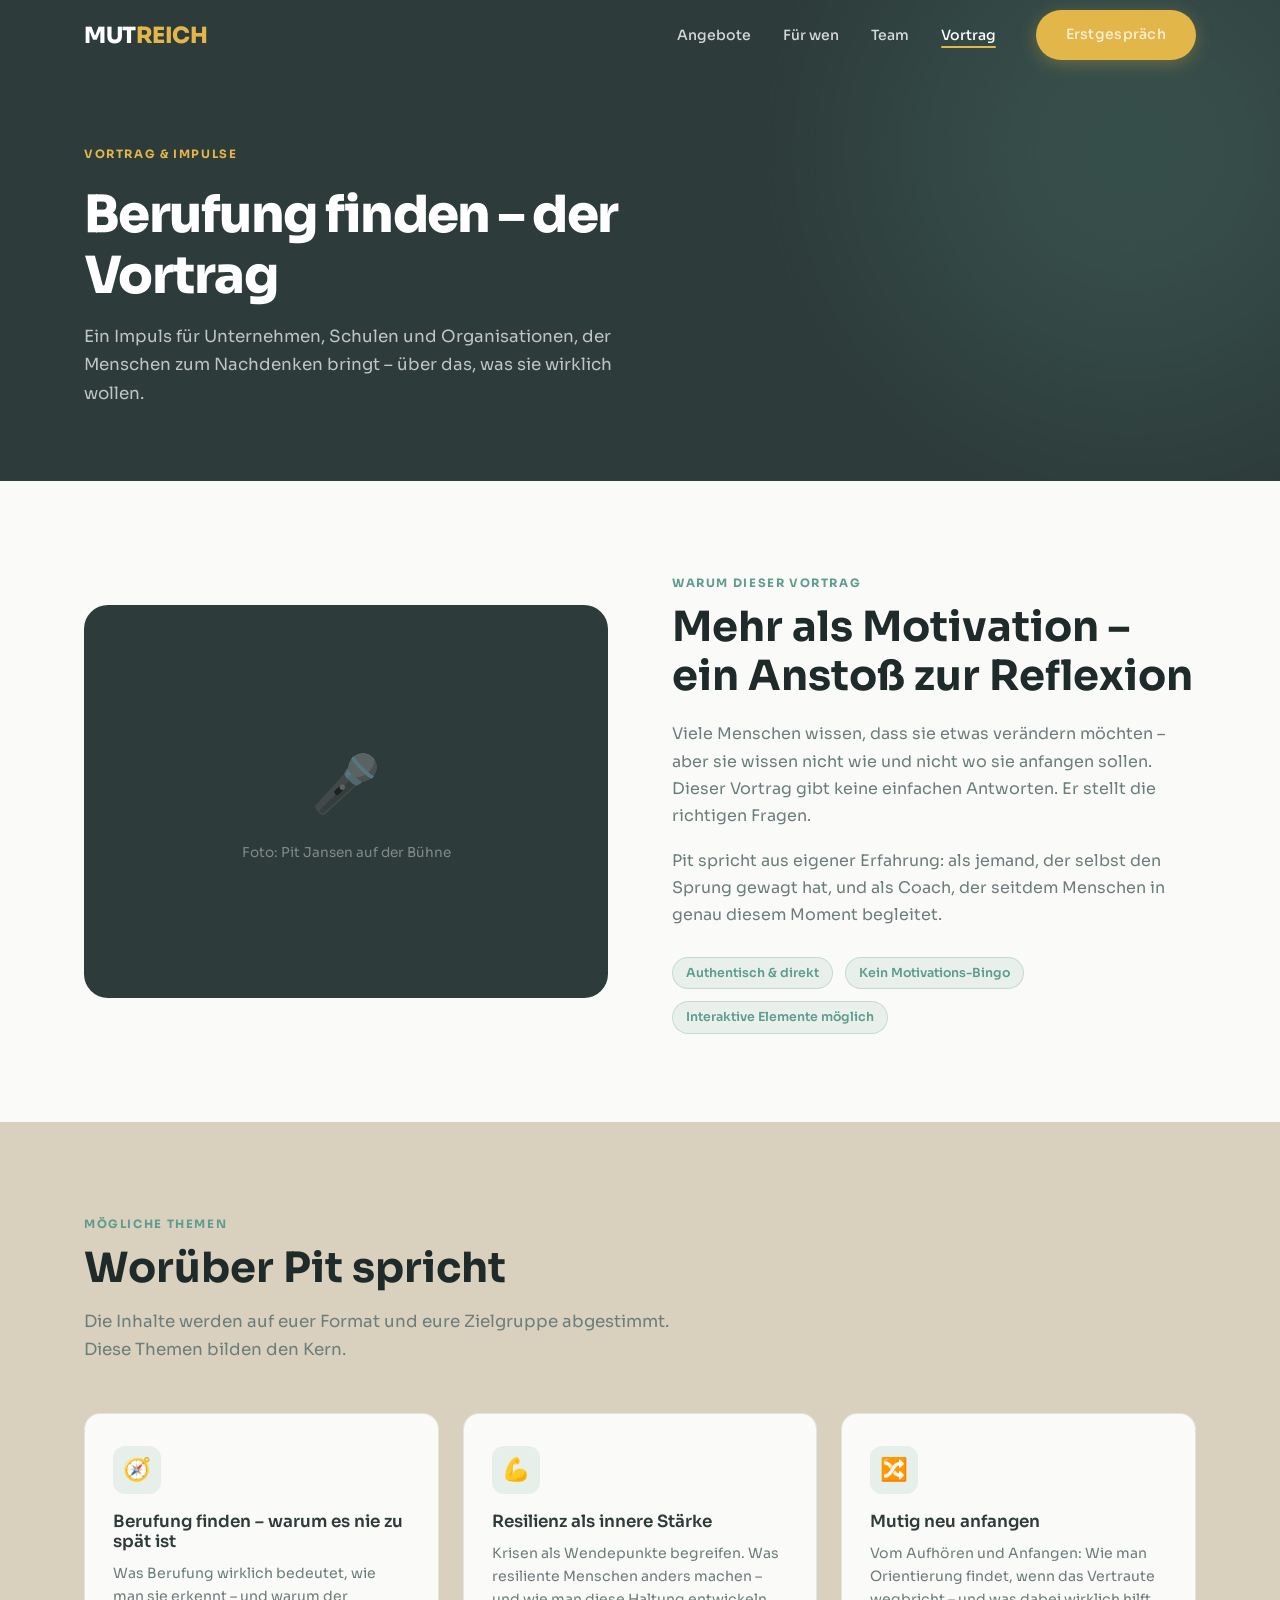
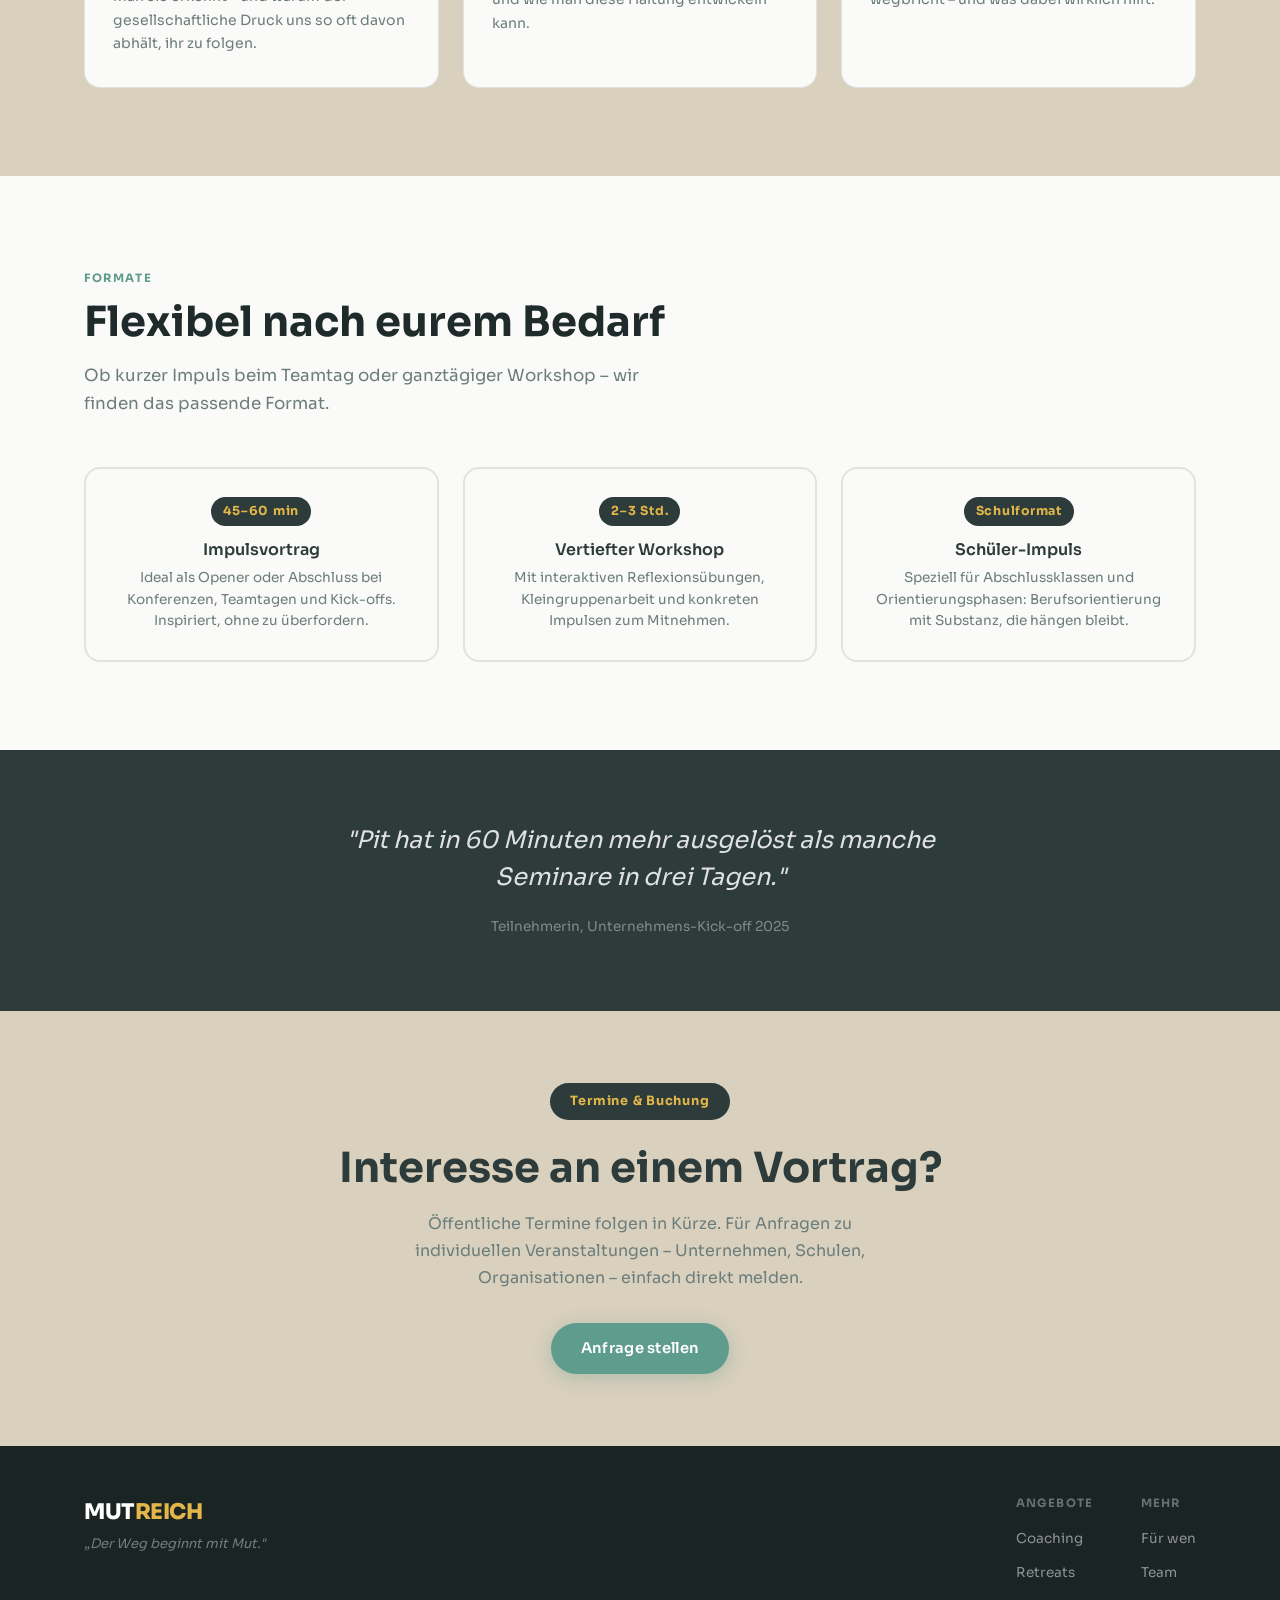
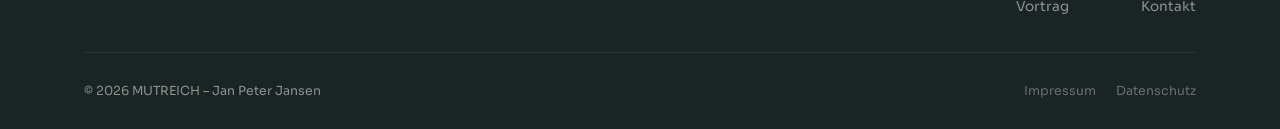
<file: vortrag.html>
<!DOCTYPE html>
<html lang="de">
<head>
  <meta charset="UTF-8">
  <meta name="viewport" content="width=device-width, initial-scale=1.0">
  <title>Vortrag – MUTREICH</title>
  <link rel="preconnect" href="https://fonts.googleapis.com">
  <link rel="preconnect" href="https://fonts.gstatic.com" crossorigin>
  <link href="https://fonts.googleapis.com/css2?family=Sora:wght@400;500;600;700;800&display=swap" rel="stylesheet">
  <link rel="stylesheet" href="style.css">
  <style>
    /* ── Vortrag page styles ── */
    .vortrag-intro {
      padding: 88px 0;
    }
    .vortrag-intro__grid {
      display: grid;
      grid-template-columns: 1fr 1fr;
      gap: 64px;
      align-items: center;
    }
    .vortrag-intro__visual {
      border-radius: 24px;
      aspect-ratio: 4/3;
      background: var(--dark);
      display: flex;
      align-items: center;
      justify-content: center;
      color: rgba(255,255,255,.4);
      font-size: .85rem;
      text-align: center;
      padding: 32px;
    }
    .vortrag-intro__visual span {
      display: block;
      font-size: 3.5rem;
      margin-bottom: 12px;
    }

    /* Topics */
    .topics {
      background: var(--beige);
      padding: 88px 0;
    }
    .topics__grid {
      display: grid;
      grid-template-columns: repeat(3, 1fr);
      gap: 24px;
      margin-top: 48px;
    }
    .topic-card {
      background: var(--white);
      border-radius: var(--radius);
      padding: 32px 28px;
      border: 1px solid var(--border);
    }
    .topic-card__icon {
      width: 48px;
      height: 48px;
      border-radius: 12px;
      background: rgba(94,156,141,.12);
      display: flex;
      align-items: center;
      justify-content: center;
      font-size: 1.4rem;
      margin-bottom: 18px;
    }
    .topic-card h3 {
      font-size: 1.05rem;
      color: var(--dark);
      margin-bottom: 10px;
    }
    .topic-card p {
      font-size: .88rem;
      color: var(--muted);
      line-height: 1.65;
    }

    /* Formats */
    .formats {
      padding: 88px 0;
    }
    .formats__grid {
      display: grid;
      grid-template-columns: repeat(3, 1fr);
      gap: 24px;
      margin-top: 48px;
    }
    .format-card {
      border-radius: var(--radius);
      padding: 28px 24px;
      border: 2px solid var(--border);
      text-align: center;
    }
    .format-card__duration {
      display: inline-block;
      background: var(--dark);
      color: var(--yellow);
      font-size: .78rem;
      font-weight: 700;
      padding: 4px 12px;
      border-radius: 50px;
      letter-spacing: .06em;
      margin-bottom: 14px;
    }
    .format-card h3 {
      font-size: 1rem;
      color: var(--dark);
      margin-bottom: 8px;
    }
    .format-card p {
      font-size: .85rem;
      color: var(--muted);
      line-height: 1.6;
    }

    /* Testimonial strip */
    .testimonial-strip {
      background: var(--dark);
      padding: 72px 0;
      text-align: center;
    }
    .testimonial-strip__quote {
      font-size: clamp(1.15rem, 2.5vw, 1.5rem);
      color: rgba(255,255,255,.85);
      max-width: 680px;
      margin: 0 auto 20px;
      line-height: 1.55;
      font-style: italic;
    }
    .testimonial-strip__author {
      font-size: .85rem;
      color: rgba(255,255,255,.4);
    }

    /* Dates placeholder */
    .termine {
      background: var(--beige);
      padding: 72px 0;
      text-align: center;
    }
    .termine__badge {
      display: inline-block;
      background: var(--dark);
      color: var(--yellow);
      font-size: .8rem;
      font-weight: 700;
      padding: 8px 20px;
      border-radius: 50px;
      letter-spacing: .06em;
      margin-bottom: 24px;
    }
    .termine h2 {
      color: var(--dark);
      margin-bottom: 16px;
    }
    .termine p {
      font-size: 1rem;
      color: var(--muted);
      max-width: 500px;
      margin: 0 auto 32px;
      line-height: 1.7;
    }

    @media (max-width: 800px) {
      .vortrag-intro__grid { grid-template-columns: 1fr; gap: 36px; }
      .topics__grid { grid-template-columns: 1fr; }
      .formats__grid { grid-template-columns: 1fr; }
    }
    @media (max-width: 600px) {
      .topics__grid { gap: 16px; }
    }
  </style>
</head>
<body>

<!-- Navigation -->
<nav class="nav" id="nav">
  <div class="nav__inner">
    <a href="index.html" class="nav__logo">MUT<span>REICH</span></a>
    <ul class="nav__links">
      <li><a href="angebote.html">Angebote</a></li>
      <li><a href="fuer-wen.html">Für wen</a></li>
      <li><a href="team.html">Team</a></li>
      <li><a href="vortrag.html">Vortrag</a></li>
      <li><a href="kontakt.html" class="btn btn--yellow nav__cta">Erstgespräch</a></li>
    </ul>
    <button class="nav__burger" id="burger" aria-label="Menü öffnen">
      <span></span><span></span><span></span>
    </button>
  </div>
  <div class="nav__mobile" id="mobileMenu">
    <a href="angebote.html">Angebote</a>
    <a href="fuer-wen.html">Für wen</a>
    <a href="team.html">Team</a>
    <a href="vortrag.html">Vortrag</a>
    <a href="kontakt.html">Erstgespräch vereinbaren</a>
  </div>
</nav>

<!-- Page Hero -->
<section class="page-hero">
  <div class="container">
    <span class="label page-hero__label">Vortrag & Impulse</span>
    <h1 class="page-hero__title">Berufung finden – der Vortrag</h1>
    <p class="page-hero__lead">Ein Impuls für Unternehmen, Schulen und Organisationen, der Menschen zum Nachdenken bringt – über das, was sie wirklich wollen.</p>
  </div>
</section>

<!-- Intro -->
<section class="vortrag-intro">
  <div class="container">
    <div class="vortrag-intro__grid reveal">
      <div class="vortrag-intro__visual">
        <div>
          <span>🎤</span>
          <p>Foto: Pit Jansen auf der Bühne</p>
        </div>
      </div>
      <div>
        <span class="label">Warum dieser Vortrag</span>
        <h2 style="margin-bottom:18px;">Mehr als Motivation – ein Anstoß zur Reflexion</h2>
        <p style="color:var(--muted);line-height:1.7;margin-bottom:18px;font-size:1rem;">Viele Menschen wissen, dass sie etwas verändern möchten – aber sie wissen nicht wie und nicht wo sie anfangen sollen. Dieser Vortrag gibt keine einfachen Antworten. Er stellt die richtigen Fragen.</p>
        <p style="color:var(--muted);line-height:1.7;margin-bottom:28px;font-size:1rem;">Pit spricht aus eigener Erfahrung: als jemand, der selbst den Sprung gewagt hat, und als Coach, der seitdem Menschen in genau diesem Moment begleitet.</p>
        <div style="display:flex;gap:12px;flex-wrap:wrap;">
          <span class="chip">Authentisch & direkt</span>
          <span class="chip">Kein Motivations-Bingo</span>
          <span class="chip">Interaktive Elemente möglich</span>
        </div>
      </div>
    </div>
  </div>
</section>

<!-- Themen -->
<section class="topics">
  <div class="container">
    <div class="reveal">
      <span class="label">Mögliche Themen</span>
      <h2>Worüber Pit spricht</h2>
      <p class="lead">Die Inhalte werden auf euer Format und eure Zielgruppe abgestimmt. Diese Themen bilden den Kern.</p>
    </div>
    <div class="topics__grid">
      <div class="topic-card reveal reveal-delay-1">
        <div class="topic-card__icon">🧭</div>
        <h3>Berufung finden – warum es nie zu spät ist</h3>
        <p>Was Berufung wirklich bedeutet, wie man sie erkennt – und warum der gesellschaftliche Druck uns so oft davon abhält, ihr zu folgen.</p>
      </div>
      <div class="topic-card reveal reveal-delay-2">
        <div class="topic-card__icon">💪</div>
        <h3>Resilienz als innere Stärke</h3>
        <p>Krisen als Wendepunkte begreifen. Was resiliente Menschen anders machen – und wie man diese Haltung entwickeln kann.</p>
      </div>
      <div class="topic-card reveal reveal-delay-3">
        <div class="topic-card__icon">🔀</div>
        <h3>Mutig neu anfangen</h3>
        <p>Vom Aufhören und Anfangen: Wie man Orientierung findet, wenn das Vertraute wegbricht – und was dabei wirklich hilft.</p>
      </div>
    </div>
  </div>
</section>

<!-- Formate -->
<section class="formats">
  <div class="container">
    <div class="reveal">
      <span class="label">Formate</span>
      <h2>Flexibel nach eurem Bedarf</h2>
      <p class="lead">Ob kurzer Impuls beim Teamtag oder ganztägiger Workshop – wir finden das passende Format.</p>
    </div>
    <div class="formats__grid">
      <div class="format-card reveal reveal-delay-1">
        <span class="format-card__duration">45–60 min</span>
        <h3>Impulsvortrag</h3>
        <p>Ideal als Opener oder Abschluss bei Konferenzen, Teamtagen und Kick-offs. Inspiriert, ohne zu überfordern.</p>
      </div>
      <div class="format-card reveal reveal-delay-2">
        <span class="format-card__duration">2–3 Std.</span>
        <h3>Vertiefter Workshop</h3>
        <p>Mit interaktiven Reflexionsübungen, Kleingruppenarbeit und konkreten Impulsen zum Mitnehmen.</p>
      </div>
      <div class="format-card reveal reveal-delay-3">
        <span class="format-card__duration">Schulformat</span>
        <h3>Schüler-Impuls</h3>
        <p>Speziell für Abschlussklassen und Orientierungsphasen: Berufsorientierung mit Substanz, die hängen bleibt.</p>
      </div>
    </div>
  </div>
</section>

<!-- Zitat -->
<div class="testimonial-strip">
  <div class="container">
    <p class="testimonial-strip__quote reveal">"Pit hat in 60 Minuten mehr ausgelöst als manche Seminare in drei Tagen."</p>
    <p class="testimonial-strip__author reveal reveal-delay-1">Teilnehmerin, Unternehmens-Kick-off 2025</p>
  </div>
</div>

<!-- Termine -->
<section class="termine">
  <div class="container">
    <div class="reveal">
      <span class="termine__badge">Termine &amp; Buchung</span>
      <h2>Interesse an einem Vortrag?</h2>
      <p>Öffentliche Termine folgen in Kürze. Für Anfragen zu individuellen Veranstaltungen – Unternehmen, Schulen, Organisationen – einfach direkt melden.</p>
      <a href="kontakt.html" class="btn btn--primary">Anfrage stellen</a>
    </div>
  </div>
</section>

<!-- Footer -->
<footer class="footer">
  <div class="footer__inner">
    <div class="footer__top">
      <div class="footer__brand">
        <div class="footer__logo">MUT<span>REICH</span></div>
        <div class="footer__claim">„Der Weg beginnt mit Mut."</div>
      </div>
      <nav class="footer__nav">
        <div class="footer__nav-group">
          <div class="footer__nav-title">Angebote</div>
          <ul class="footer__nav-links">
            <li><a href="angebote.html#coaching">Coaching</a></li>
            <li><a href="angebote.html#retreats">Retreats</a></li>
            <li><a href="vortrag.html">Vortrag</a></li>
          </ul>
        </div>
        <div class="footer__nav-group">
          <div class="footer__nav-title">Mehr</div>
          <ul class="footer__nav-links">
            <li><a href="fuer-wen.html">Für wen</a></li>
            <li><a href="team.html">Team</a></li>
            <li><a href="kontakt.html">Kontakt</a></li>
          </ul>
        </div>
      </nav>
    </div>
    <div class="footer__bottom">
      <span class="footer__copy">© 2026 MUTREICH – Jan Peter Jansen</span>
      <div class="footer__legal">
        <a href="#">Impressum</a>
        <a href="#">Datenschutz</a>
      </div>
    </div>
  </div>
</footer>

<script src="nav-footer.js"></script>
</body>
</html>
</file>
<file: style.css>
/* ═══════════════════════════════════════════════════════
   MUTREICH – Gemeinsames Design-System
   „Der Weg beginnt mit Mut."
═══════════════════════════════════════════════════════ */

/* ── Reset & Base ─────────────────────────────────────── */
*, *::before, *::after { box-sizing: border-box; margin: 0; padding: 0; }

:root {
  /* Markenfarben */
  --dark:   #2D3B3A;   /* Primär / Hintergrund */
  --teal:   #5E9C8D;   /* Akzent */
  --beige:  #D9D0BD;   /* Sekundärfläche */
  --yellow: #E2B648;   /* Call-to-Action */

  /* UI-Farben */
  --white:  #FAFAF8;
  --text:   #1E2B2A;
  --muted:  #6B7D7C;
  --border: rgba(45,59,58,.12);

  /* Abstände & Formen */
  --radius: 16px;
  --radius-sm: 10px;
  --shadow: 0 4px 24px rgba(45,59,58,.10);
  --shadow-lg: 0 12px 48px rgba(45,59,58,.16);
  --transition: .25s ease;

  font-family: 'Sora', system-ui, sans-serif;
}

html { scroll-behavior: smooth; }

body {
  background: var(--white);
  color: var(--text);
  line-height: 1.65;
  font-size: 16px;
  -webkit-font-smoothing: antialiased;
}

img { display: block; max-width: 100%; }
a { color: inherit; text-decoration: none; }
h1, h2, h3, h4 { line-height: 1.2; font-weight: 700; }
h2 { font-size: clamp(1.8rem, 4vw, 2.6rem); }
h3 { font-size: 1.2rem; font-weight: 600; }

/* ── Layout ───────────────────────────────────────────── */
.container {
  max-width: 1160px;
  margin: 0 auto;
  padding: 0 24px;
}

.section        { padding: 88px 0; }
.section--alt   { background: var(--beige); }
.section--dark  { background: var(--dark); color: var(--white); }

/* ── Typografie ───────────────────────────────────────── */
.label {
  display: inline-block;
  font-size: .72rem;
  font-weight: 700;
  letter-spacing: .14em;
  text-transform: uppercase;
  color: var(--teal);
  margin-bottom: 10px;
}
.section--dark .label { color: var(--yellow); }

.lead {
  font-size: 1.05rem;
  color: var(--muted);
  max-width: 600px;
  margin-top: 14px;
  line-height: 1.7;
}

/* ── Buttons ──────────────────────────────────────────── */
.btn {
  display: inline-block;
  padding: 13px 30px;
  border-radius: 50px;
  font-size: .92rem;
  font-weight: 600;
  font-family: inherit;
  cursor: pointer;
  border: none;
  letter-spacing: .02em;
  transition: transform var(--transition), box-shadow var(--transition), background var(--transition);
}
.btn:hover { transform: translateY(-2px); }

.btn--primary {
  background: var(--teal);
  color: #fff;
  box-shadow: 0 4px 18px rgba(94,156,141,.35);
}
.btn--primary:hover { background: #4d8a7b; box-shadow: 0 8px 26px rgba(94,156,141,.45); }

.btn--yellow {
  background: var(--yellow);
  color: var(--dark);
  box-shadow: 0 4px 18px rgba(226,182,72,.30);
}
.btn--yellow:hover { background: #d4a93a; box-shadow: 0 8px 26px rgba(226,182,72,.40); }

.btn--outline {
  background: transparent;
  border: 2px solid var(--teal);
  color: var(--teal);
}
.btn--outline:hover { background: var(--teal); color: #fff; }

.btn--outline-light {
  background: transparent;
  border: 2px solid rgba(255,255,255,.5);
  color: #fff;
}
.btn--outline-light:hover { background: rgba(255,255,255,.1); border-color: #fff; }

/* ── Navigation ───────────────────────────────────────── */
.nav {
  position: fixed;
  top: 0; left: 0; right: 0;
  z-index: 100;
  transition: background var(--transition), box-shadow var(--transition);
}
.nav.scrolled {
  background: rgba(45,59,58,.97);
  box-shadow: 0 2px 24px rgba(0,0,0,.18);
  backdrop-filter: blur(12px);
}
.nav__inner {
  max-width: 1160px;
  margin: 0 auto;
  padding: 0 24px;
  height: 70px;
  display: flex;
  align-items: center;
  justify-content: space-between;
}
.nav__logo {
  font-size: 1.4rem;
  font-weight: 800;
  color: #fff;
  letter-spacing: -.02em;
}
.nav__logo span { color: var(--yellow); }

.nav__links {
  display: flex;
  align-items: center;
  gap: 32px;
  list-style: none;
}
.nav__links a {
  color: rgba(255,255,255,.8);
  font-size: .88rem;
  font-weight: 500;
  transition: color var(--transition);
  position: relative;
}
.nav__links a:hover { color: #fff; }
.nav__links a.active { color: #fff; }
.nav__links a.active::after {
  content: '';
  position: absolute;
  bottom: -4px; left: 0; right: 0;
  height: 2px;
  background: var(--yellow);
  border-radius: 2px;
}

.nav__cta { margin-left: 8px; }

/* Hamburger */
.nav__burger {
  display: none;
  flex-direction: column;
  gap: 5px;
  background: none;
  border: none;
  cursor: pointer;
  padding: 6px;
}
.nav__burger span {
  display: block;
  width: 24px; height: 2px;
  background: #fff;
  border-radius: 2px;
  transition: var(--transition);
}
.nav__mobile {
  display: none;
  flex-direction: column;
  background: var(--dark);
  padding: 20px 24px 24px;
  gap: 18px;
}
.nav__mobile a {
  color: rgba(255,255,255,.85);
  font-size: .95rem;
  font-weight: 500;
}
.nav__mobile.open { display: flex; }

/* ── Page Hero (Unterseiten) ──────────────────────────── */
.page-hero {
  background: var(--dark);
  padding: 140px 0 72px;
  position: relative;
  overflow: hidden;
}
.page-hero::before {
  content: '';
  position: absolute;
  top: -100px; right: -100px;
  width: 500px; height: 500px;
  border-radius: 50%;
  background: var(--teal);
  filter: blur(100px);
  opacity: .2;
  pointer-events: none;
}
.page-hero__label { color: var(--yellow); }
.page-hero__title {
  font-size: clamp(2rem, 4.5vw, 3.2rem);
  font-weight: 800;
  color: #fff;
  letter-spacing: -.03em;
  margin: 10px 0 16px;
  max-width: 700px;
}
.page-hero__lead {
  font-size: 1.05rem;
  color: rgba(255,255,255,.7);
  max-width: 560px;
  line-height: 1.7;
}

/* ── Chips ────────────────────────────────────────────── */
.chip {
  display: inline-block;
  background: rgba(94,156,141,.1);
  border: 1px solid rgba(94,156,141,.25);
  color: var(--teal);
  font-size: .78rem;
  font-weight: 600;
  padding: 5px 13px;
  border-radius: 50px;
}

/* ── Cards ────────────────────────────────────────────── */
.card {
  background: var(--white);
  border: 1px solid var(--border);
  border-radius: 24px;
  padding: 36px 32px;
  transition: transform var(--transition), box-shadow var(--transition);
}
.card:hover { transform: translateY(-5px); box-shadow: var(--shadow-lg); }

/* ── Scroll-Reveal ────────────────────────────────────── */
.reveal {
  opacity: 0;
  transform: translateY(28px);
  transition: opacity .6s ease, transform .6s ease;
}
.reveal.visible { opacity: 1; transform: translateY(0); }
.reveal-delay-1 { transition-delay: .1s; }
.reveal-delay-2 { transition-delay: .2s; }
.reveal-delay-3 { transition-delay: .3s; }

/* ── Footer ───────────────────────────────────────────── */
.footer {
  background: #1a2423;
  color: rgba(255,255,255,.5);
  padding: 48px 0 28px;
}
.footer__inner {
  max-width: 1160px;
  margin: 0 auto;
  padding: 0 24px;
}
.footer__top {
  display: flex;
  align-items: flex-start;
  justify-content: space-between;
  gap: 40px;
  padding-bottom: 32px;
  margin-bottom: 28px;
  border-bottom: 1px solid rgba(255,255,255,.08);
}
.footer__brand {}
.footer__logo {
  font-size: 1.35rem;
  font-weight: 800;
  color: #fff;
  letter-spacing: -.02em;
}
.footer__logo span { color: var(--yellow); }
.footer__claim {
  font-size: .82rem;
  color: rgba(255,255,255,.4);
  font-style: italic;
  margin-top: 4px;
}
.footer__nav {
  display: flex;
  gap: 48px;
}
.footer__nav-group {}
.footer__nav-title {
  font-size: .72rem;
  font-weight: 700;
  letter-spacing: .1em;
  text-transform: uppercase;
  color: rgba(255,255,255,.35);
  margin-bottom: 12px;
}
.footer__nav-links {
  display: flex;
  flex-direction: column;
  gap: 8px;
  list-style: none;
}
.footer__nav-links a {
  font-size: .85rem;
  color: rgba(255,255,255,.5);
  transition: color var(--transition);
}
.footer__nav-links a:hover { color: rgba(255,255,255,.85); }
.footer__bottom {
  display: flex;
  align-items: center;
  justify-content: space-between;
  gap: 16px;
}
.footer__copy { font-size: .78rem; }
.footer__legal { display: flex; gap: 20px; }
.footer__legal a {
  font-size: .78rem;
  color: rgba(255,255,255,.35);
  transition: color var(--transition);
}
.footer__legal a:hover { color: rgba(255,255,255,.7); }

/* ── Responsive ───────────────────────────────────────── */
@media (max-width: 900px) {
  .nav__links, .nav__cta { display: none; }
  .nav__burger { display: flex; }
  .footer__top { flex-direction: column; }
  .footer__nav { gap: 32px; }
  .footer__bottom { flex-direction: column; text-align: center; }
}

@media (max-width: 600px) {
  .section { padding: 64px 0; }
  .footer__nav { flex-direction: column; gap: 24px; }
}
</file>
